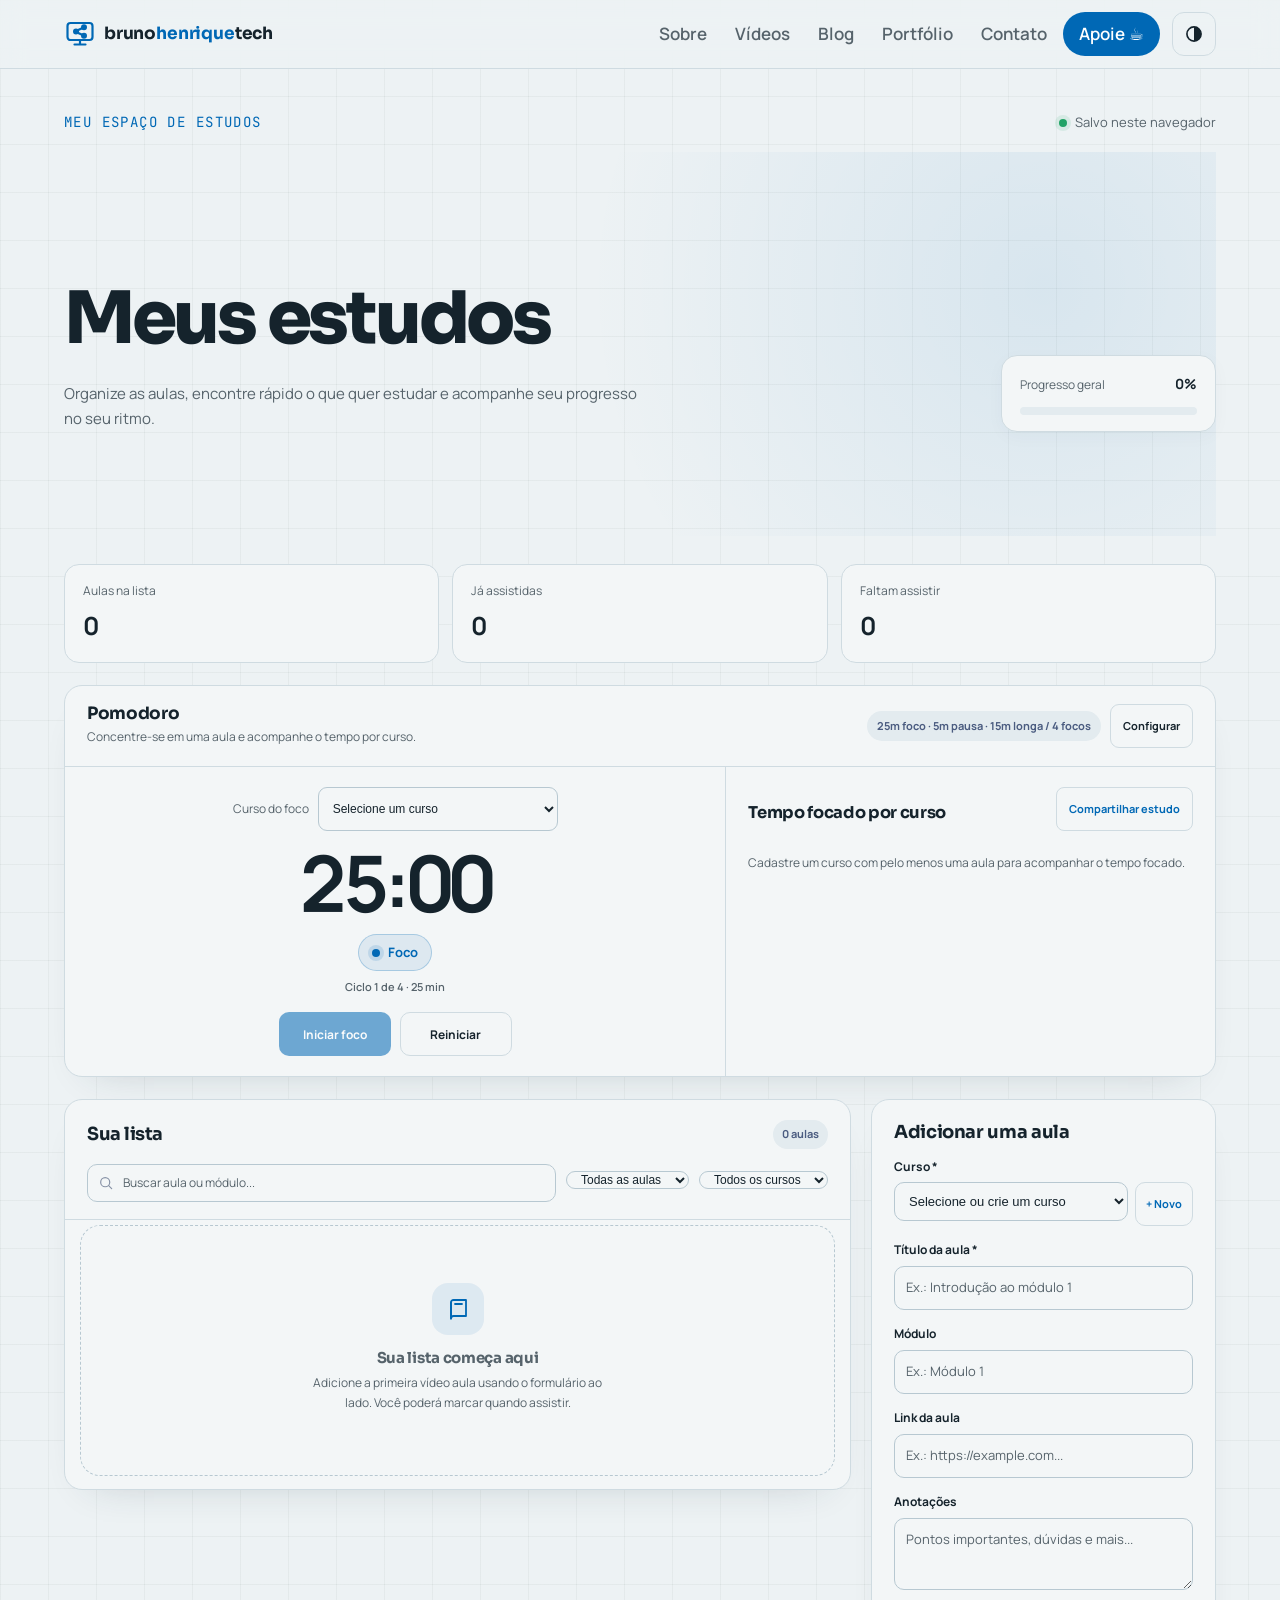
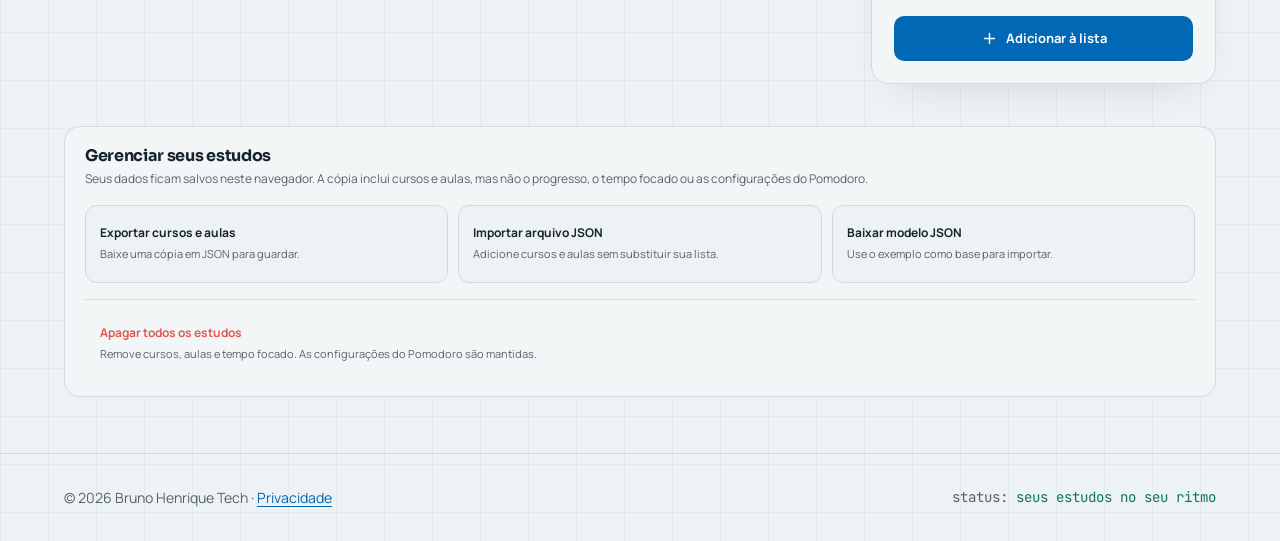
<file: estudos/index.html>
<!doctype html>
<html lang="pt-BR" data-theme="dark">
<head>
  <meta charset="utf-8">
  <meta name="viewport" content="width=device-width, initial-scale=1">
  <meta name="theme-color" content="#0b1119">
  <meta name="description" content="Organize seus cursos e vídeo aulas, acompanhe seu progresso e concentre-se com o Pomodoro.">
  <title>Meu espaço de estudos — Bruno Henrique Tech</title>
  <link rel="icon" href="../assets/img/favicon.svg" type="image/svg+xml">
  <link rel="stylesheet" href="../css/fonts.css">
  <link rel="stylesheet" href="../css/style.css">
  <link rel="stylesheet" href="assets/css/app.css?v=mobile-label-3-data-tools-1">
  <script src="../js/theme-init.js"></script>
  <script type="module" src="../js/main.js"></script>
</head>
<body>
  <a class="skip-link" href="#page-title">Pular para os estudos</a>
  <header class="site-header">
    <div class="container header-inner">
      <a class="brand" href="../index.html" aria-label="Bruno Henrique Tech — início">
        <svg viewBox="0 0 32 32" fill="none" stroke="currentColor" stroke-width="2.2" stroke-linecap="round" stroke-linejoin="round" aria-hidden="true"><rect x="3.5" y="5" width="25" height="17" rx="3"/><path d="M16 22v4.5M10.5 26.5h11M13.2 12.6l5.4-2.7M13.2 14.4l5.4 2.7"/><circle cx="20" cy="9.2" r="1.9" fill="currentColor"/><circle cx="12" cy="13.5" r="1.9" fill="currentColor"/><circle cx="20" cy="17.8" r="1.9" fill="currentColor"/></svg>
        <span>bruno<span class="brand-accent">henrique</span>tech</span>
      </a>
      <nav id="site-nav" class="site-nav" aria-label="Principal">
        <ul>
          <li><a href="../index.html#sobre">Sobre</a></li>
          <li><a href="../index.html#videos">Vídeos</a></li>
          <li><a href="../blog.html">Blog</a></li>
          <li><a href="../index.html#portfolio">Portfólio</a></li>
          <li><a href="../index.html#contato">Contato</a></li>
          <li><a class="nav-cta" href="../apoie.html">Apoie <span aria-hidden="true">☕</span></a></li>
        </ul>
      </nav>
      <button class="icon-btn theme-toggle" type="button" aria-label="Tema claro" aria-pressed="false">
        <svg viewBox="0 0 24 24" width="20" height="20" aria-hidden="true"><circle cx="12" cy="12" r="8.5" fill="none" stroke="currentColor" stroke-width="2"/><path d="M12 3.5a8.5 8.5 0 0 1 0 17z" fill="currentColor"/></svg>
      </button>
      <button class="icon-btn nav-toggle" type="button" aria-expanded="false" aria-controls="site-nav" aria-label="Abrir menu">
        <svg viewBox="0 0 24 24" width="22" height="22" fill="none" stroke="currentColor" stroke-width="2" stroke-linecap="round" aria-hidden="true"><path d="M4 7h16M4 12h16M4 17h10"/></svg>
      </button>
    </div>
  </header>
  <main class="shell" id="conteudo">
    <div class="study-context"><span class="kicker">meu espaço de estudos</span><span class="local-label">Salvo neste navegador</span></div>

    <section class="hero" aria-labelledby="page-title">
      <div>
        <h1 id="page-title">Meus estudos</h1>
        <p>Organize as aulas, encontre rápido o que quer estudar e acompanhe seu progresso no seu ritmo.</p>
      </div>
      <div class="progress-card" aria-label="Progresso geral">
        <div class="progress-top"><span>Progresso geral</span><strong id="progress-percent">0%</strong></div>
        <div class="progress-track" role="progressbar" aria-label="Aulas assistidas" aria-valuemin="0" aria-valuemax="100" aria-valuenow="0" id="progress-bar"><div class="progress-fill" id="progress-fill"></div></div>
      </div>
    </section>

    <section class="stats" aria-label="Resumo das aulas">
      <div class="stat"><div class="stat-label">Aulas na lista</div><div class="stat-value" id="total-count">0</div></div>
      <div class="stat"><div class="stat-label">Já assistidas</div><div class="stat-value" id="watched-count">0</div></div>
      <div class="stat"><div class="stat-label">Faltam assistir</div><div class="stat-value" id="remaining-count">0</div></div>
    </section>

    <section class="panel focus-panel" aria-labelledby="pomodoro-heading">
      <div class="focus-heading">
        <div><h2 id="pomodoro-heading">Pomodoro</h2><p>Concentre-se em uma aula e acompanhe o tempo por curso.</p></div>
        <div class="focus-header-actions">
          <span class="pomodoro-badge" id="pomodoro-badge">25m foco · 5m pausa · 15m longa / 4 focos</span>
          <button class="settings-toggle" id="settings-toggle" type="button" aria-expanded="false" aria-controls="pomodoro-settings">Configurar</button>
        </div>
      </div>
      <form class="settings-panel" id="pomodoro-settings" hidden>
        <div class="settings-fields">
          <label class="setting-field" for="focus-minutes">Foco (minutos)<input id="focus-minutes" name="focusMinutes" type="number" min="1" max="180" step="1" required></label>
          <label class="setting-field" for="short-break-minutes">Pausa curta (minutos)<input id="short-break-minutes" name="shortBreakMinutes" type="number" min="1" max="60" step="1" required></label>
          <label class="setting-field" for="long-break-minutes">Pausa longa (minutos)<input id="long-break-minutes" name="longBreakMinutes" type="number" min="1" max="120" step="1" required></label>
          <label class="setting-field" for="cycles-before-long">Focos antes da pausa longa<input id="cycles-before-long" name="cyclesBeforeLong" type="number" min="1" max="12" step="1" required></label>
          <label class="setting-toggle" for="auto-advance"><input id="auto-advance" name="autoAdvance" type="checkbox"> Iniciar pausas automaticamente</label>
        </div>
        <div class="settings-footer">
          <div class="settings-actions"><button class="settings-cancel" id="settings-cancel" type="button">Cancelar</button><button class="settings-save" type="submit">Salvar tempos</button></div>
        </div>
      </form>
      <div class="focus-content">
        <div class="timer-area">
          <label class="timer-course" for="timer-course">Curso do foco
            <select id="timer-course"><option value="">Selecione um curso</option></select>
          </label>
          <div class="timer-display" id="timer-display" role="timer" aria-label="Tempo restante">25:00</div>
          <div class="timer-phase" id="timer-phase" data-mode="focus" aria-live="polite">
            <span class="timer-phase-title" id="timer-phase-title">Foco</span>
            <span class="timer-phase-detail" id="timer-phase-detail">Ciclo 1 de 4 · 25 min</span>
          </div>
          <div class="timer-controls">
            <button class="timer-start" id="timer-start" type="button" disabled>Iniciar foco</button>
            <button class="timer-reset" id="timer-reset" type="button">Reiniciar</button>
          </div>
        </div>
        <div class="focus-totals">
          <div class="focus-totals-heading"><h3>Tempo focado por curso</h3><button id="share-course-button" class="share-course-button" type="button">Compartilhar estudo</button></div>
          <p></p>
          <div class="focus-course-list" id="focus-course-list" aria-live="polite"></div>
        </div>
      </div>
    </section>

    <div class="workspace">
      <section class="panel form-panel" aria-labelledby="form-heading">
        <h2 class="panel-heading" id="form-heading">Adicionar uma aula</h2>
        <form id="video-form">
          <label class="field"><span for="course">Curso *</span><div class="course-choice-row"><select id="course" name="courseId" required><option value="">Selecione ou crie um curso</option></select><button class="new-course-button" id="new-course-button" type="button">+ Novo</button></div></label>
          <label class="field"><span for="title">Título da aula *</span><input id="title" name="title" required maxlength="180" placeholder="Ex.: Introdução ao módulo 1"></label>
          <label class="field"><span for="module">Módulo</span><input id="module" name="module" maxlength="80" placeholder="Ex.: Módulo 1"></label>
          <label class="field"><span for="url">Link da aula</span><input id="url" name="url" type="url" maxlength="500" placeholder="Ex.: https://example.com..."></label>
          <label class="field"><span for="notes">Anotações</span><textarea id="notes" name="notes" maxlength="1000" placeholder="Pontos importantes, dúvidas e mais..."></textarea></label>
          <button class="primary-button" type="submit"><svg viewBox="0 0 24 24" fill="none" aria-hidden="true"><path d="M12 5v14M5 12h14" stroke="currentColor" stroke-width="2" stroke-linecap="round"/></svg><span id="submit-label">Adicionar à lista</span></button>
        </form>
      </section>

      <section class="panel list-panel" aria-labelledby="list-heading">
        <div class="list-header">
          <div class="list-title-row"><h2 id="list-heading">Sua lista</h2><span class="count-pill" id="visible-count">0 aulas</span></div>
          <div class="toolbar">
            <label class="search-wrap"><span class="sr-only">Buscar aulas</span><svg viewBox="0 0 24 24" fill="none" aria-hidden="true"><circle cx="10.8" cy="10.8" r="6.8" stroke="currentColor" stroke-width="1.8"/><path d="m16 16 4.5 4.5" stroke="currentColor" stroke-width="1.8" stroke-linecap="round"/></svg><input class="search-input" id="search" type="search" placeholder="Buscar aula ou módulo..."></label>
            <label><span class="sr-only">Filtrar por andamento</span><select class="filter-select" id="filter"><option value="all">Todas as aulas</option><option value="remaining">Faltam assistir</option><option value="watched">Já assistidas</option></select></label>
            <label><span class="sr-only">Filtrar por curso</span><select class="filter-select" id="course-filter"><option value="all">Todos os cursos</option></select></label>
          </div>
        </div>
        <div class="video-list" id="video-list" aria-live="polite"></div>
      </section>
    </div>

    <footer class="data-tools" aria-labelledby="data-tools-heading">
      <div class="data-tools-heading">
        <h2 id="data-tools-heading">Gerenciar seus estudos</h2>
        <p class="data-note">Seus dados ficam salvos neste navegador. A cópia inclui cursos e aulas, mas não o progresso, o tempo focado ou as configurações do Pomodoro.</p>
      </div>
      <div class="tool-actions" aria-label="Cópia e importação de estudos">
        <button class="text-button" id="export-button" type="button">
          <span class="text-button-label">Exportar cursos e aulas</span>
          <span class="text-button-help">Baixe uma cópia em JSON para guardar.</span>
        </button>
        <button class="text-button" id="import-button" type="button">
          <span class="text-button-label">Importar arquivo JSON</span>
          <span class="text-button-help">Adicione cursos e aulas sem substituir sua lista.</span>
        </button>
        <button class="text-button" id="template-button" type="button">
          <span class="text-button-label">Baixar modelo JSON</span>
          <span class="text-button-help">Use o exemplo como base para importar.</span>
        </button>
      </div>
      <div class="data-tools-danger">
        <button class="text-button danger" id="clear-button" type="button">
          <span class="text-button-label">Apagar todos os estudos</span>
          <span class="text-button-help">Remove cursos, aulas e tempo focado. As configurações do Pomodoro são mantidas.</span>
        </button>
      </div>
      <input class="sr-only" id="import-file" type="file" accept="application/json,.json">
    </footer>
  </main>
  <footer class="site-footer">
    <div class="container footer-inner">
      <p>© <span data-year>2026</span> Bruno Henrique Tech · <a href="../privacidade.html">Privacidade</a></p>
      <p class="mono">status: <span class="ok-text">seus estudos no seu ritmo</span></p>
    </div>
  </footer>
  <div class="toast" id="toast" role="status" aria-live="polite"></div>
  <dialog class="share-dialog" id="share-dialog" aria-labelledby="share-dialog-title">
    <div class="share-dialog-content">
      <div class="share-dialog-header"><h2 id="share-dialog-title">Cartão do curso</h2><button class="icon-button" id="share-dialog-x" type="button" aria-label="Fechar prévia">✕</button></div>
      <p class="share-dialog-caption" id="share-dialog-caption">Compartilhe seu progresso nas redes e inspire alguém a começar também.</p>
      <label class="share-format-row" for="share-format">Formato da imagem<select id="share-format"><option value="square">Quadrado · 1:1</option><option value="story">Story · 9:16</option></select></label>
      <img class="share-preview" id="share-preview" alt="Prévia do cartão de progresso do curso">
      <div class="share-dialog-actions"><button class="share-close" id="share-dialog-close" type="button">Fechar</button><button class="share-download" id="share-download" type="button">Baixar PNG</button><button class="share-native" id="share-native" type="button" hidden>Compartilhar imagem</button></div>
    </div>
  </dialog>

  <script src="js/state.js" defer></script>
  <script src="js/courses.js" defer></script>
  <script src="js/persistence.js" defer></script>
  <script src="js/utilities.js" defer></script>
  <script src="js/sharing.js" defer></script>
  <script src="js/pomodoro.js" defer></script>
  <script src="js/ui.js?v=course-collapse-2" defer></script>
  <script src="js/backup.js" defer></script>
  <script src="js/theme-sync.js" defer></script>
  <script src="js/app.js" defer></script>
</body>
</html>
</file>
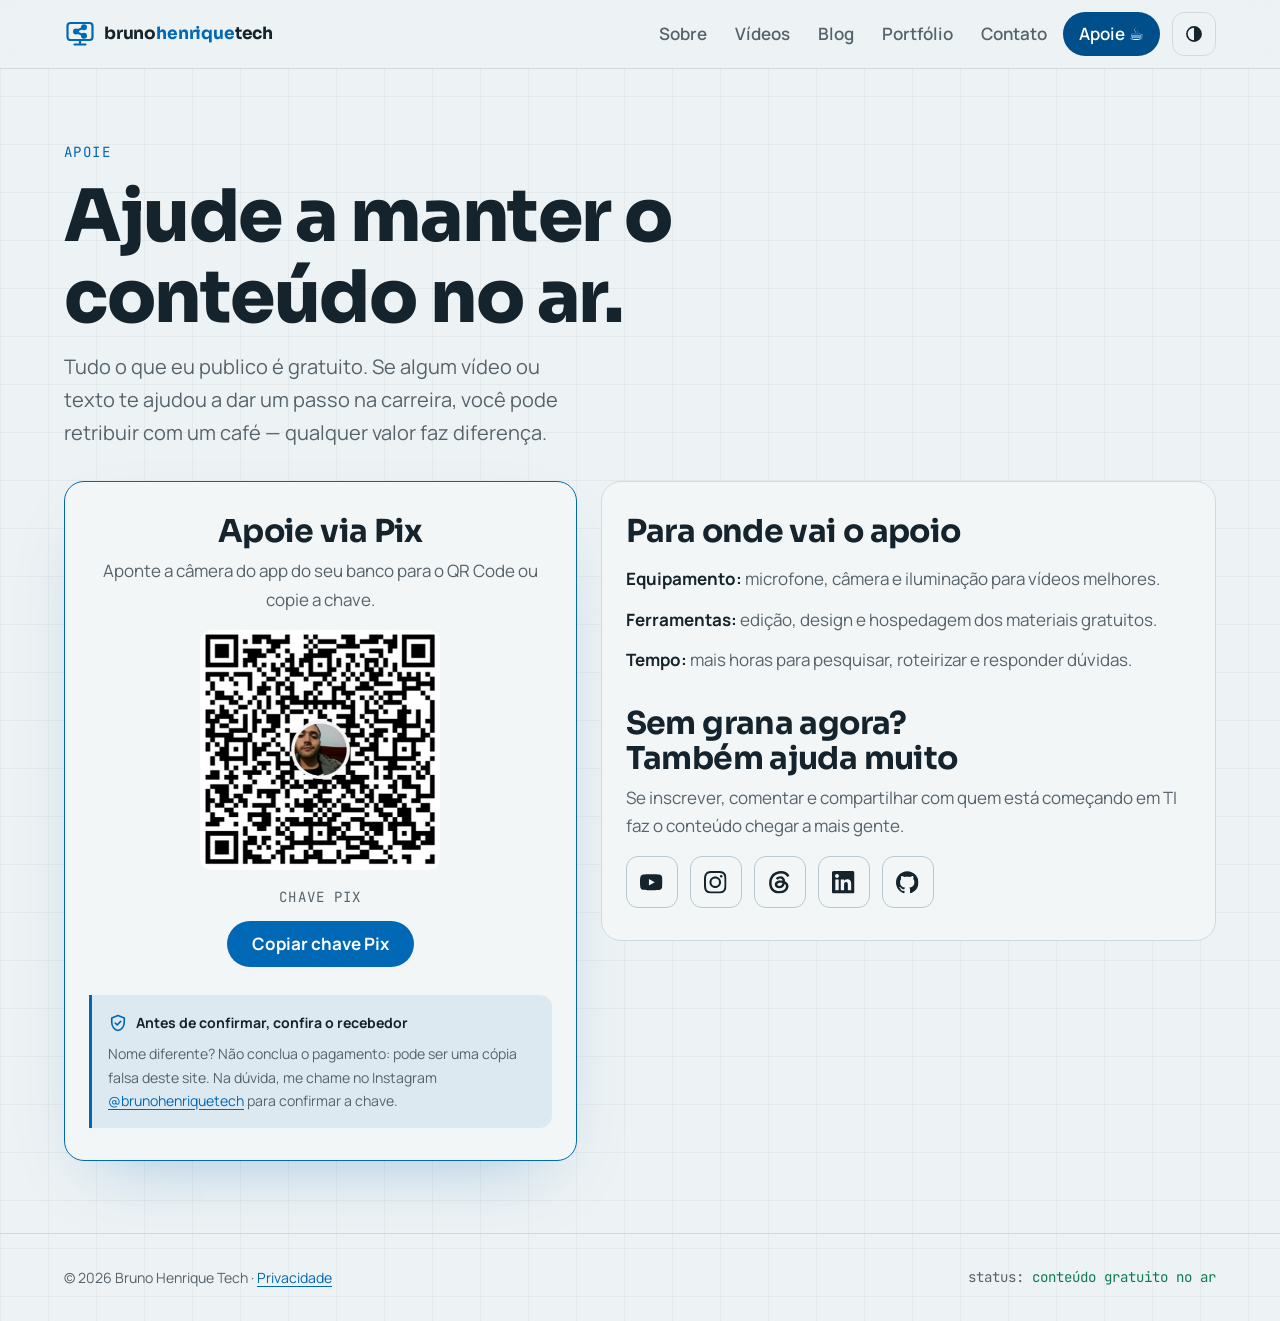
<file: apoie.html>
<!doctype html>
<html lang="pt-BR" data-theme="dark">
<head>
  <meta charset="utf-8">
  <meta name="viewport" content="width=device-width, initial-scale=1">
  <meta name="referrer" content="strict-origin-when-cross-origin">
  <title>Apoie — Bruno Henrique Tech</title>
  <meta name="description" content="Apoie o Bruno Henrique Tech via Pix e ajude a manter conteúdo gratuito sobre carreira em TI.">
  <meta name="theme-color" content="#0b1119">
  <meta property="og:type" content="website">
  <meta property="og:locale" content="pt_BR">
  <meta property="og:title" content="Apoie o Bruno Henrique Tech">
  <meta property="og:description" content="Ajude a manter conteúdo gratuito sobre carreira em TI.">
  <meta property="og:image" content="assets/img/avatar.jpg">
  <link rel="icon" href="assets/img/favicon.svg" type="image/svg+xml">
  <link rel="stylesheet" href="css/fonts.css">
  <link rel="stylesheet" href="css/style.css">
  <script src="js/theme-init.js"></script>
  <script type="module" src="js/main.js"></script>
</head>
<body>
  <a class="skip-link" href="#conteudo">Pular para o conteúdo</a>

  <header class="site-header">
    <div class="container header-inner">
      <a class="brand" href="index.html" aria-label="Bruno Henrique Tech — início">
        <svg viewBox="0 0 32 32" fill="none" stroke="currentColor" stroke-width="2.2" stroke-linecap="round" stroke-linejoin="round" aria-hidden="true"><rect x="3.5" y="5" width="25" height="17" rx="3"/><path d="M16 22v4.5M10.5 26.5h11M13.2 12.6l5.4-2.7M13.2 14.4l5.4 2.7"/><circle cx="20" cy="9.2" r="1.9" fill="currentColor"/><circle cx="12" cy="13.5" r="1.9" fill="currentColor"/><circle cx="20" cy="17.8" r="1.9" fill="currentColor"/></svg>
        <span>bruno<span class="brand-accent">henrique</span>tech</span>
      </a>
      <nav id="site-nav" class="site-nav" aria-label="Principal">
        <ul>
          <li><a href="index.html#sobre">Sobre</a></li>
          <li><a href="index.html#videos">Vídeos</a></li>
          <li><a href="blog.html">Blog</a></li>
          <li><a href="index.html#portfolio">Portfólio</a></li>
          <li><a href="index.html#contato">Contato</a></li>
          <li><a class="nav-cta" href="apoie.html" aria-current="page">Apoie <span aria-hidden="true">☕</span></a></li>
        </ul>
      </nav>
      <button class="icon-btn theme-toggle" type="button" aria-label="Tema claro" aria-pressed="false">
        <svg viewBox="0 0 24 24" width="20" height="20" aria-hidden="true"><circle cx="12" cy="12" r="8.5" fill="none" stroke="currentColor" stroke-width="2"/><path d="M12 3.5a8.5 8.5 0 0 1 0 17z" fill="currentColor"/></svg>
      </button>
      <button class="icon-btn nav-toggle" type="button" aria-expanded="false" aria-controls="site-nav" aria-label="Abrir menu">
        <svg viewBox="0 0 24 24" width="22" height="22" fill="none" stroke="currentColor" stroke-width="2" stroke-linecap="round" aria-hidden="true"><path d="M4 7h16M4 12h16M4 17h10"/></svg>
      </button>
    </div>
  </header>

  <main id="conteudo" class="container">
    <header class="page-hero">
      <p class="kicker">apoie</p>
      <h1>Ajude a manter o conteúdo no ar.</h1>
      <p class="lead">Tudo o que eu publico é gratuito. Se algum vídeo ou texto te ajudou a dar um passo na carreira, você pode retribuir com um café — qualquer valor faz diferença.</p>
    </header>

    <div class="support-grid">
      <section class="support-card support-card--pix" aria-labelledby="pix-title">
        <h2 id="pix-title">Apoie via Pix</h2>
        <p class="section-intro">Aponte a câmera do app do seu banco para o QR Code ou copie a chave.</p>

        <img class="pix-qr" src="assets/img/pix-qrcode.jpg" width="432" height="432" alt="QR Code para apoiar via Pix">

        <div class="pix-key">
          <p class="pix-key-label">Chave Pix</p>
          <!-- <code id="pix-key">[SUA CHAVE PIX]</code> -->
          <button class="btn btn-primary" type="button" data-copy="00020126580014br.gov.bcb.pix0136e941c2c3-74e6-4d9d-9838-3dc6aa4731d95204000053039865802BR5925BRUNO HENRIQUE CAVALCANTE6009Sao Paulo62290525REC6AE912E57DA05703586326630447CF" data-copy-label="Chave Pix copiada!" aria-describedby="pix-copy-status">Copiar chave Pix</button>
          <span id="pix-copy-status" class="copy-status" role="status"></span>
        </div>

        <div class="pix-check" role="note" aria-labelledby="pix-check-title">
          <p id="pix-check-title" class="pix-check-title">
            <svg viewBox="0 0 24 24" width="20" height="20" fill="none" stroke="currentColor" stroke-width="2" stroke-linecap="round" stroke-linejoin="round" aria-hidden="true"><path d="M12 3 4.5 6v5.5c0 4.6 3.2 8.4 7.5 9.5 4.3-1.1 7.5-4.9 7.5-9.5V6L12 3Z"/><path d="m8.8 12.2 2.2 2.2 4.2-4.4"/></svg>
            Antes de confirmar, confira o recebedor
          </p>
          <p class="pix-check-note">Nome diferente? Não conclua o pagamento: pode ser uma cópia falsa deste site. Na dúvida, me chame no Instagram <a href="https://instagram.com/brunohenriquetech" target="_blank" rel="noopener">@brunohenriquetech</a> para confirmar a chave.</p>
        </div>
      </section>

      <section class="support-card" aria-labelledby="destino-title">
        <h2 id="destino-title">Para onde vai o apoio</h2>
        <ul class="support-list">
          <li><strong>Equipamento:</strong> microfone, câmera e iluminação para vídeos melhores.</li>
          <li><strong>Ferramentas:</strong> edição, design e hospedagem dos materiais gratuitos.</li>
          <li><strong>Tempo:</strong> mais horas para pesquisar, roteirizar e responder dúvidas.</li>
        </ul>

        <h2 id="gratis-title">Sem grana agora? Também ajuda muito</h2>
        <p class="section-intro">Se inscrever, comentar e compartilhar com quem está começando em TI faz o conteúdo chegar a mais gente.</p>
        <ul class="social-links" aria-labelledby="gratis-title">
          <li><a class="social-link social-link--youtube" href="https://youtube.com/@obrunohenriquetech?sub_confirmation=1" target="_blank" rel="noopener" aria-label="Inscrever-se no YouTube" data-label="YouTube"><svg aria-hidden="true"><use href="assets/img/icons.svg#icon-youtube"/></svg></a></li>
          <li><a class="social-link social-link--instagram" href="https://instagram.com/brunohenriquetech" target="_blank" rel="noopener" aria-label="Instagram: @brunohenriquetech" data-label="Instagram"><svg aria-hidden="true"><use href="assets/img/icons.svg#icon-instagram"/></svg></a></li>
          <li><a class="social-link social-link--threads" href="https://threads.com/@brunohenriquetech" target="_blank" rel="noopener" aria-label="Threads: @brunohenriquetech" data-label="Threads"><svg aria-hidden="true"><use href="assets/img/icons.svg#icon-threads"/></svg></a></li>
          <li><a class="social-link social-link--linkedin" href="https://linkedin.com/in/bruno-henrique-cavalcante" target="_blank" rel="noopener" aria-label="LinkedIn: Bruno Henrique Cavalcante" data-label="LinkedIn"><svg aria-hidden="true"><use href="assets/img/icons.svg#icon-linkedin"/></svg></a></li>
          <li><a class="social-link social-link--github" href="https://github.com/brunohcs" target="_blank" rel="noopener" aria-label="GitHub: @brunohcs" data-label="GitHub"><svg aria-hidden="true"><use href="assets/img/icons.svg#icon-github"/></svg></a></li>
        </ul>
      </section>
    </div>
  </main>

  <footer class="site-footer">
    <div class="container footer-inner">
      <p>© <span data-year>2026</span> Bruno Henrique Tech · <a href="privacidade.html">Privacidade</a></p>
      <p class="mono">status: <span class="ok-text">conteúdo gratuito no ar</span></p>
    </div>
  </footer>
</body>
</html>
</file>
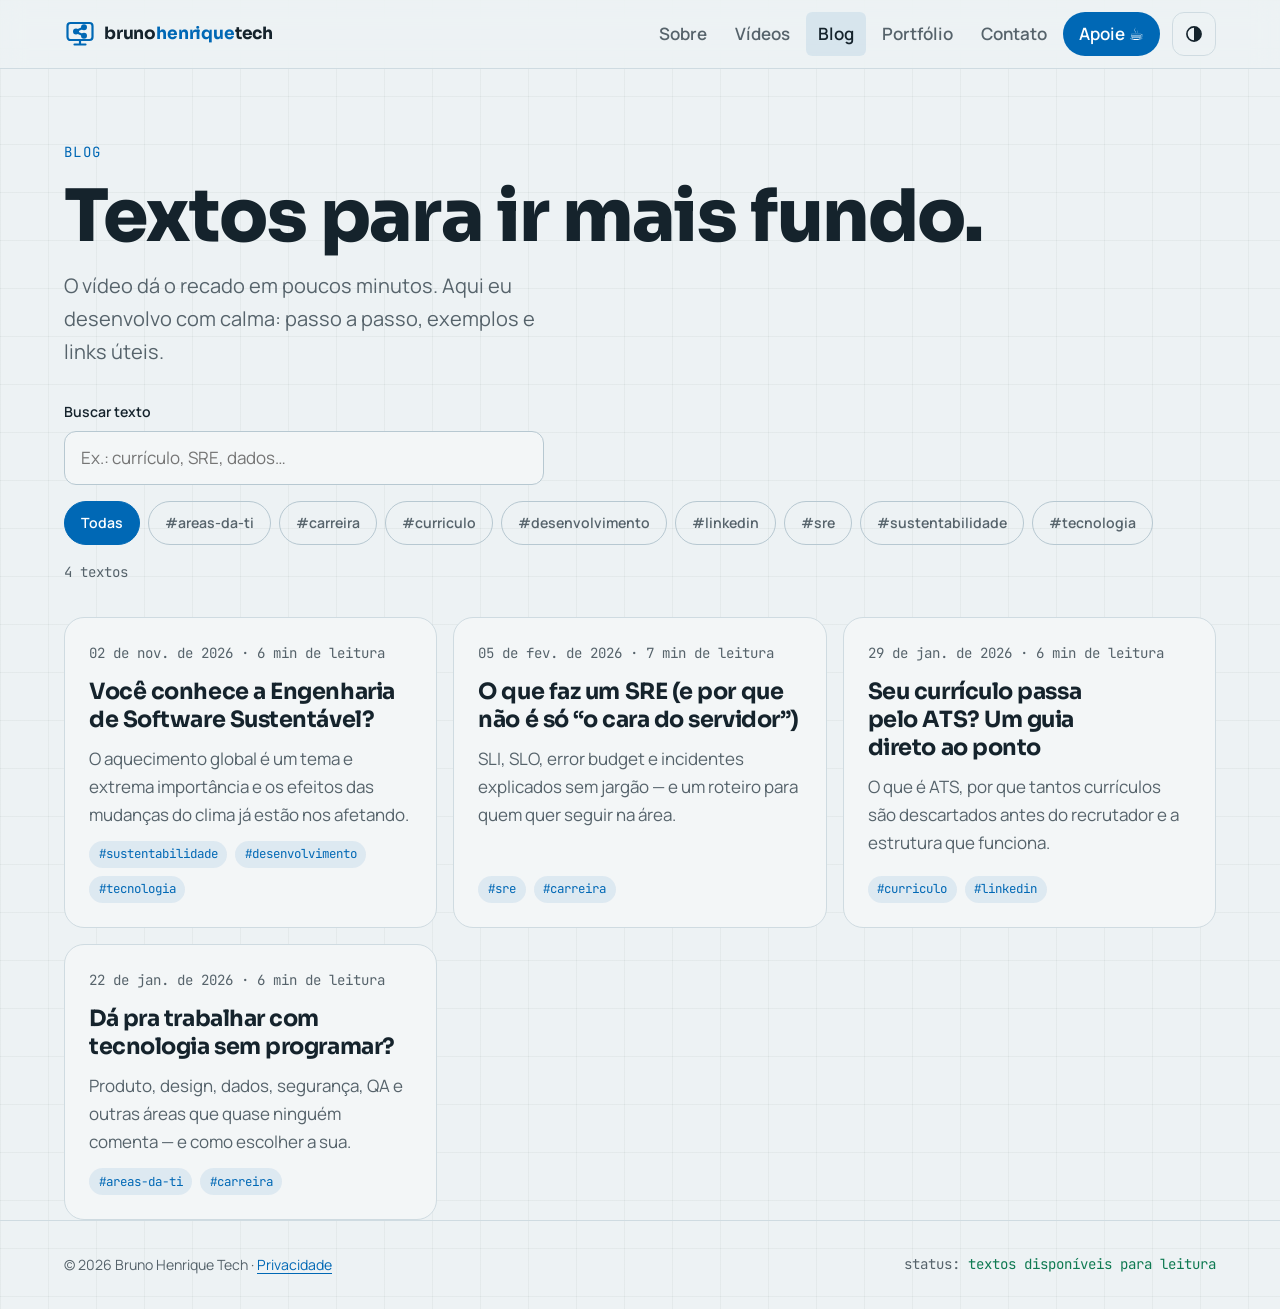
<file: blog.html>
<!doctype html>
<html lang="pt-BR" data-theme="dark">
<head>
  <meta charset="utf-8">
  <meta name="viewport" content="width=device-width, initial-scale=1">
  <meta name="referrer" content="strict-origin-when-cross-origin">
  <title>Blog — Bruno Henrique Tech</title>
  <meta name="description" content="Textos sobre carreira em TI, currículo, LinkedIn, áreas da tecnologia e bastidores de SRE.">
  <meta name="theme-color" content="#0b1119">
  <meta property="og:type" content="website">
  <meta property="og:locale" content="pt_BR">
  <meta property="og:title" content="Blog — Bruno Henrique Tech">
  <meta property="og:description" content="Textos para ir mais fundo nos assuntos dos vídeos.">
  <meta property="og:image" content="assets/img/avatar.jpg">
  <link rel="icon" href="assets/img/favicon.svg" type="image/svg+xml">
  <link rel="stylesheet" href="css/fonts.css">
  <link rel="stylesheet" href="css/style.css">
  <script src="js/theme-init.js"></script>
  <script type="module" src="js/main.js"></script>
  <script type="module" src="js/blog.js"></script>
</head>
<body>
  <a class="skip-link" href="#conteudo">Pular para o conteúdo</a>

  <header class="site-header">
    <div class="container header-inner">
      <a class="brand" href="index.html" aria-label="Bruno Henrique Tech — início">
        <svg viewBox="0 0 32 32" fill="none" stroke="currentColor" stroke-width="2.2" stroke-linecap="round" stroke-linejoin="round" aria-hidden="true"><rect x="3.5" y="5" width="25" height="17" rx="3"/><path d="M16 22v4.5M10.5 26.5h11M13.2 12.6l5.4-2.7M13.2 14.4l5.4 2.7"/><circle cx="20" cy="9.2" r="1.9" fill="currentColor"/><circle cx="12" cy="13.5" r="1.9" fill="currentColor"/><circle cx="20" cy="17.8" r="1.9" fill="currentColor"/></svg>
        <span>bruno<span class="brand-accent">henrique</span>tech</span>
      </a>
      <nav id="site-nav" class="site-nav" aria-label="Principal">
        <ul>
          <li><a href="index.html#sobre">Sobre</a></li>
          <li><a href="index.html#videos">Vídeos</a></li>
          <li><a href="blog.html" aria-current="page">Blog</a></li>
          <li><a href="index.html#portfolio">Portfólio</a></li>
          <li><a href="index.html#contato">Contato</a></li>
          <li><a class="nav-cta" href="apoie.html">Apoie <span aria-hidden="true">☕</span></a></li>
        </ul>
      </nav>
      <button class="icon-btn theme-toggle" type="button" aria-label="Tema claro" aria-pressed="false">
        <svg viewBox="0 0 24 24" width="20" height="20" aria-hidden="true"><circle cx="12" cy="12" r="8.5" fill="none" stroke="currentColor" stroke-width="2"/><path d="M12 3.5a8.5 8.5 0 0 1 0 17z" fill="currentColor"/></svg>
      </button>
      <button class="icon-btn nav-toggle" type="button" aria-expanded="false" aria-controls="site-nav" aria-label="Abrir menu">
        <svg viewBox="0 0 24 24" width="22" height="22" fill="none" stroke="currentColor" stroke-width="2" stroke-linecap="round" aria-hidden="true"><path d="M4 7h16M4 12h16M4 17h10"/></svg>
      </button>
    </div>
  </header>

  <main id="conteudo" class="container">
    <header class="page-hero">
      <p class="kicker">blog</p>
      <h1>Textos para ir mais fundo.</h1>
      <p class="lead">O vídeo dá o recado em poucos minutos. Aqui eu desenvolvo com calma: passo a passo, exemplos e links úteis.</p>
    </header>

    <section class="blog-tools" aria-label="Filtros do blog">
      <div class="search-field">
        <label for="post-search">Buscar texto</label>
        <input id="post-search" type="search" placeholder="Ex.: currículo, SRE, dados…" autocomplete="off">
      </div>
      <div id="tag-filter" class="chip-group" role="group" aria-label="Filtrar por tema"></div>
      <p id="results-count" class="results-count" role="status" aria-live="polite"></p>
    </section>

    <ul id="post-list" class="post-grid blog-list" aria-label="Lista de textos"></ul>
  </main>

  <footer class="site-footer">
    <div class="container footer-inner">
      <p>© <span data-year>2026</span> Bruno Henrique Tech · <a href="privacidade.html">Privacidade</a></p>
      <p class="mono">status: <span class="ok-text">textos disponíveis para leitura</span></p>
    </div>
  </footer>

  <template id="tpl-post">
    <li class="post-card">
      <p class="post-meta"><time></time> · <span class="post-reading"></span></p>
      <h2 class="post-card-title"><a class="card-link"></a></h2>
      <p class="post-excerpt"></p>
      <ul class="tag-list" aria-label="Tags"></ul>
    </li>
  </template>
</body>
</html>
</file>
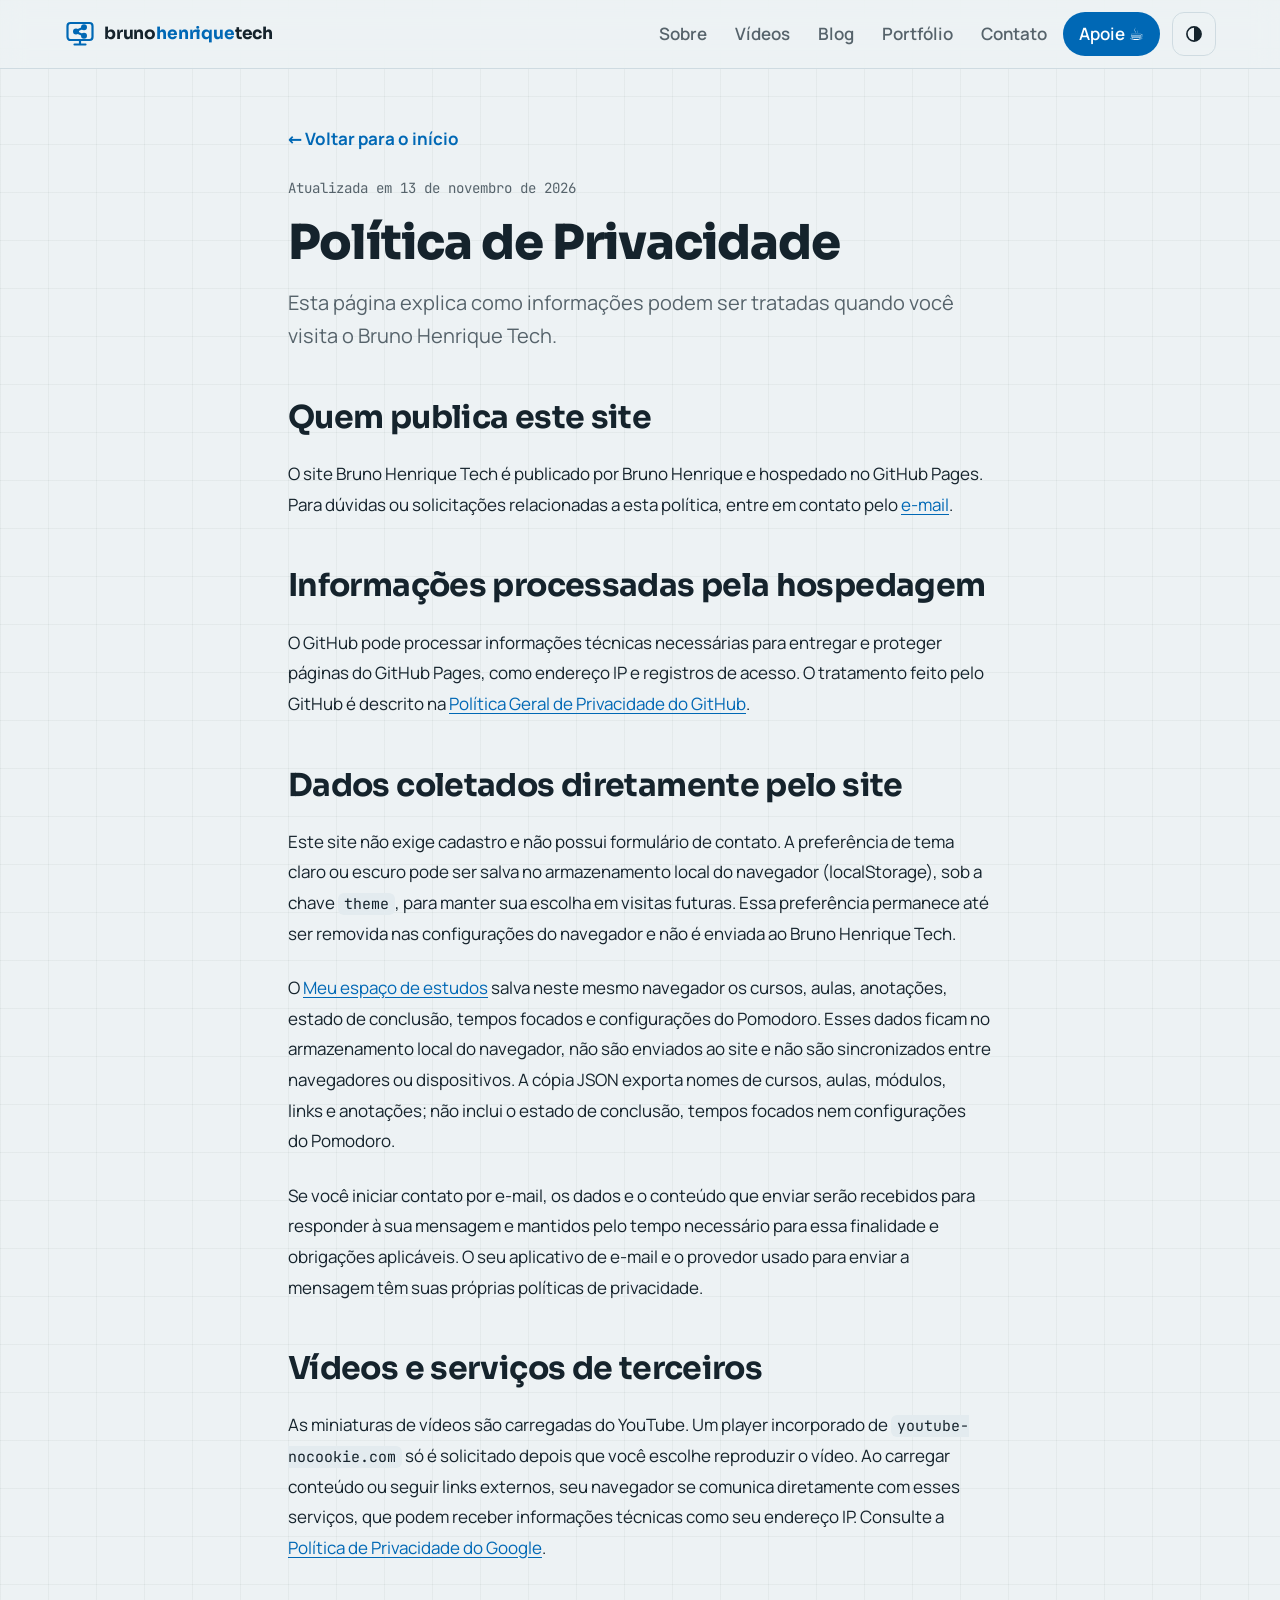
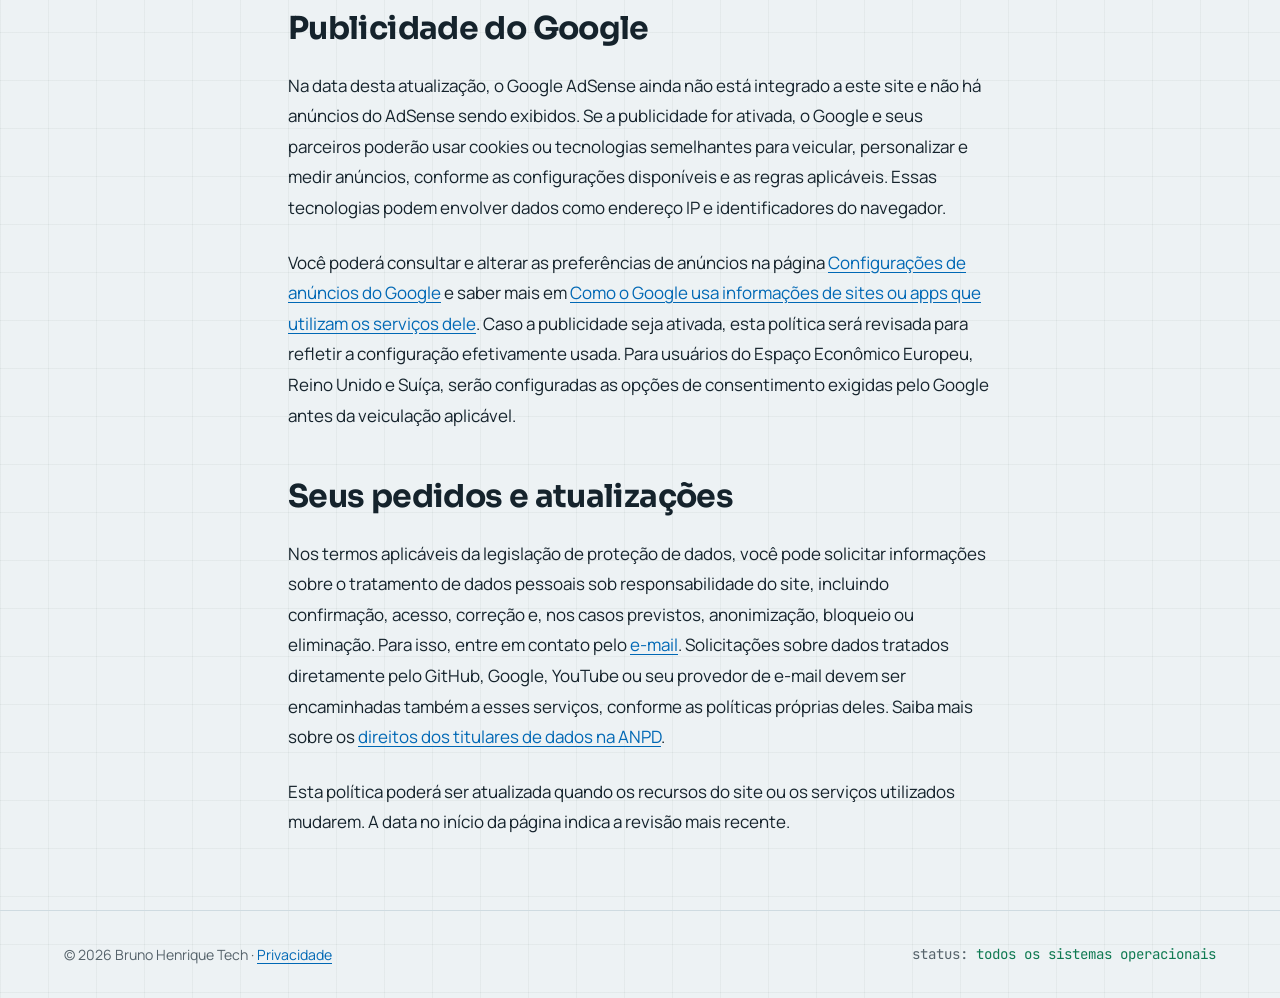
<file: privacidade.html>
<!doctype html>
<html lang="pt-BR" data-theme="dark">
<head>
  <meta charset="utf-8">
  <meta name="viewport" content="width=device-width, initial-scale=1">
  <meta name="referrer" content="strict-origin-when-cross-origin">
  <title>Política de Privacidade — Bruno Henrique Tech</title>
  <meta name="description" content="Saiba quais informações podem ser processadas ao visitar o site Bruno Henrique Tech e como funcionam os serviços de terceiros e os anúncios.">
  <meta name="theme-color" content="#0b1119">
  <link rel="icon" href="assets/img/favicon.svg" type="image/svg+xml">
  <link rel="stylesheet" href="css/fonts.css">
  <link rel="stylesheet" href="css/style.css">
  <script src="js/theme-init.js"></script>
  <script type="module" src="js/main.js"></script>
</head>
<body>
  <a class="skip-link" href="#conteudo">Pular para o conteúdo</a>

  <header class="site-header">
    <div class="container header-inner">
      <a class="brand" href="index.html" aria-label="Bruno Henrique Tech — início">
        <svg viewBox="0 0 32 32" fill="none" stroke="currentColor" stroke-width="2.2" stroke-linecap="round" stroke-linejoin="round" aria-hidden="true"><rect x="3.5" y="5" width="25" height="17" rx="3"/><path d="M16 22v4.5M10.5 26.5h11M13.2 12.6l5.4-2.7M13.2 14.4l5.4 2.7"/><circle cx="20" cy="9.2" r="1.9" fill="currentColor"/><circle cx="12" cy="13.5" r="1.9" fill="currentColor"/><circle cx="20" cy="17.8" r="1.9" fill="currentColor"/></svg>
        <span>bruno<span class="brand-accent">henrique</span>tech</span>
      </a>
      <nav id="site-nav" class="site-nav" aria-label="Principal">
        <ul>
          <li><a href="index.html#sobre">Sobre</a></li>
          <li><a href="index.html#videos">Vídeos</a></li>
          <li><a href="blog.html">Blog</a></li>
          <li><a href="index.html#portfolio">Portfólio</a></li>
          <li><a href="index.html#contato">Contato</a></li>
          <li><a class="nav-cta" href="apoie.html">Apoie <span aria-hidden="true">☕</span></a></li>
        </ul>
      </nav>
      <button class="icon-btn theme-toggle" type="button" aria-label="Tema claro" aria-pressed="false">
        <svg viewBox="0 0 24 24" width="20" height="20" aria-hidden="true"><circle cx="12" cy="12" r="8.5" fill="none" stroke="currentColor" stroke-width="2"/><path d="M12 3.5a8.5 8.5 0 0 1 0 17z" fill="currentColor"/></svg>
      </button>
      <button class="icon-btn nav-toggle" type="button" aria-expanded="false" aria-controls="site-nav" aria-label="Abrir menu">
        <svg viewBox="0 0 24 24" width="22" height="22" fill="none" stroke="currentColor" stroke-width="2" stroke-linecap="round" aria-hidden="true"><path d="M4 7h16M4 12h16M4 17h10"/></svg>
      </button>
    </div>
  </header>

  <main id="conteudo">
    <article class="post container">
      <header class="post-header">
        <a class="link-arrow" href="index.html">← Voltar para o início</a>
        <p class="post-meta">Atualizada em 13 de novembro de 2026</p>
        <h1>Política de Privacidade</h1>
        <p class="lead">Esta página explica como informações podem ser tratadas quando você visita o Bruno Henrique Tech.</p>
      </header>

      <div class="prose">
        <h2>Quem publica este site</h2>
        <p>O site Bruno Henrique Tech é publicado por Bruno Henrique e hospedado no GitHub Pages. Para dúvidas ou solicitações relacionadas a esta política, entre em contato pelo <a href="mailto:obrunohenriquetech@gmail.com">e-mail</a>.</p>

        <h2>Informações processadas pela hospedagem</h2>
        <p>O GitHub pode processar informações técnicas necessárias para entregar e proteger páginas do GitHub Pages, como endereço IP e registros de acesso. O tratamento feito pelo GitHub é descrito na <a href="https://docs.github.com/en/site-policy/privacy-policies/github-general-privacy-statement" target="_blank" rel="noopener">Política Geral de Privacidade do GitHub</a>.</p>

        <h2>Dados coletados diretamente pelo site</h2>
        <p>Este site não exige cadastro e não possui formulário de contato. A preferência de tema claro ou escuro pode ser salva no armazenamento local do navegador (localStorage), sob a chave <code>theme</code>, para manter sua escolha em visitas futuras. Essa preferência permanece até ser removida nas configurações do navegador e não é enviada ao Bruno Henrique Tech.</p>
        <p>O <a href="estudos/">Meu espaço de estudos</a> salva neste mesmo navegador os cursos, aulas, anotações, estado de conclusão, tempos focados e configurações do Pomodoro. Esses dados ficam no armazenamento local do navegador, não são enviados ao site e não são sincronizados entre navegadores ou dispositivos. A cópia JSON exporta nomes de cursos, aulas, módulos, links e anotações; não inclui o estado de conclusão, tempos focados nem configurações do Pomodoro.</p>
        <p>Se você iniciar contato por e-mail, os dados e o conteúdo que enviar serão recebidos para responder à sua mensagem e mantidos pelo tempo necessário para essa finalidade e obrigações aplicáveis. O seu aplicativo de e-mail e o provedor usado para enviar a mensagem têm suas próprias políticas de privacidade.</p>

        <h2>Vídeos e serviços de terceiros</h2>
        <p>As miniaturas de vídeos são carregadas do YouTube. Um player incorporado de <code>youtube-nocookie.com</code> só é solicitado depois que você escolhe reproduzir o vídeo. Ao carregar conteúdo ou seguir links externos, seu navegador se comunica diretamente com esses serviços, que podem receber informações técnicas como seu endereço IP. Consulte a <a href="https://policies.google.com/privacy" target="_blank" rel="noopener">Política de Privacidade do Google</a>.</p>

        <h2>Publicidade do Google</h2>
        <p>Na data desta atualização, o Google AdSense ainda não está integrado a este site e não há anúncios do AdSense sendo exibidos. Se a publicidade for ativada, o Google e seus parceiros poderão usar cookies ou tecnologias semelhantes para veicular, personalizar e medir anúncios, conforme as configurações disponíveis e as regras aplicáveis. Essas tecnologias podem envolver dados como endereço IP e identificadores do navegador.</p>
        <p>Você poderá consultar e alterar as preferências de anúncios na página <a href="https://adssettings.google.com/" target="_blank" rel="noopener">Configurações de anúncios do Google</a> e saber mais em <a href="https://policies.google.com/technologies/partner-sites" target="_blank" rel="noopener">Como o Google usa informações de sites ou apps que utilizam os serviços dele</a>. Caso a publicidade seja ativada, esta política será revisada para refletir a configuração efetivamente usada. Para usuários do Espaço Econômico Europeu, Reino Unido e Suíça, serão configuradas as opções de consentimento exigidas pelo Google antes da veiculação aplicável.</p>

        <h2>Seus pedidos e atualizações</h2>
        <p>Nos termos aplicáveis da legislação de proteção de dados, você pode solicitar informações sobre o tratamento de dados pessoais sob responsabilidade do site, incluindo confirmação, acesso, correção e, nos casos previstos, anonimização, bloqueio ou eliminação. Para isso, entre em contato pelo <a href="mailto:obrunohenriquetech@gmail.com">e-mail</a>. Solicitações sobre dados tratados diretamente pelo GitHub, Google, YouTube ou seu provedor de e-mail devem ser encaminhadas também a esses serviços, conforme as políticas próprias deles. Saiba mais sobre os <a href="https://www.gov.br/anpd/pt-br/assuntos/titular-de-dados-1/direito-dos-titulares" target="_blank" rel="noopener">direitos dos titulares de dados na ANPD</a>.</p>
        <p>Esta política poderá ser atualizada quando os recursos do site ou os serviços utilizados mudarem. A data no início da página indica a revisão mais recente.</p>
      </div>
    </article>
  </main>

  <footer class="site-footer">
    <div class="container footer-inner">
      <p>© <span data-year>2026</span> Bruno Henrique Tech · <a href="privacidade.html" aria-current="page">Privacidade</a></p>
      <p class="mono">status: <span class="ok-text">todos os sistemas operacionais</span></p>
    </div>
  </footer>
</body>
</html>
</file>
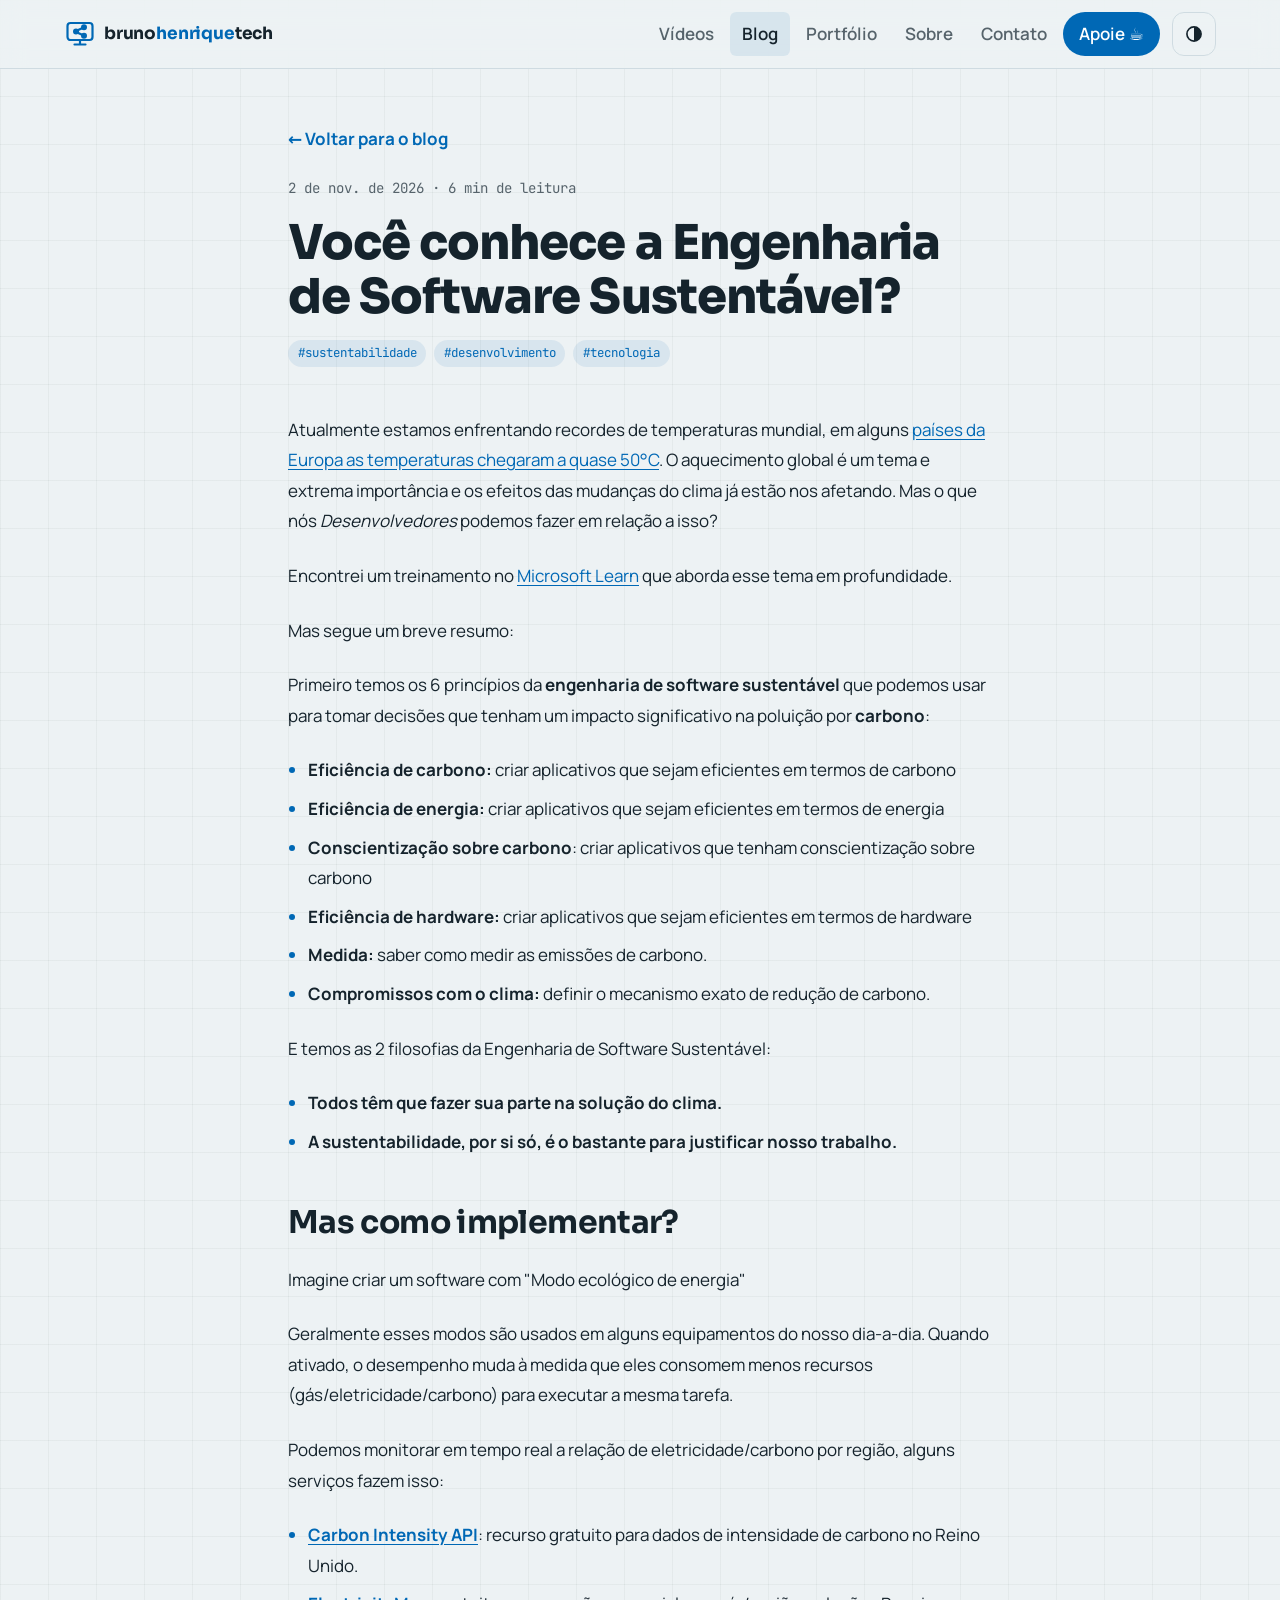
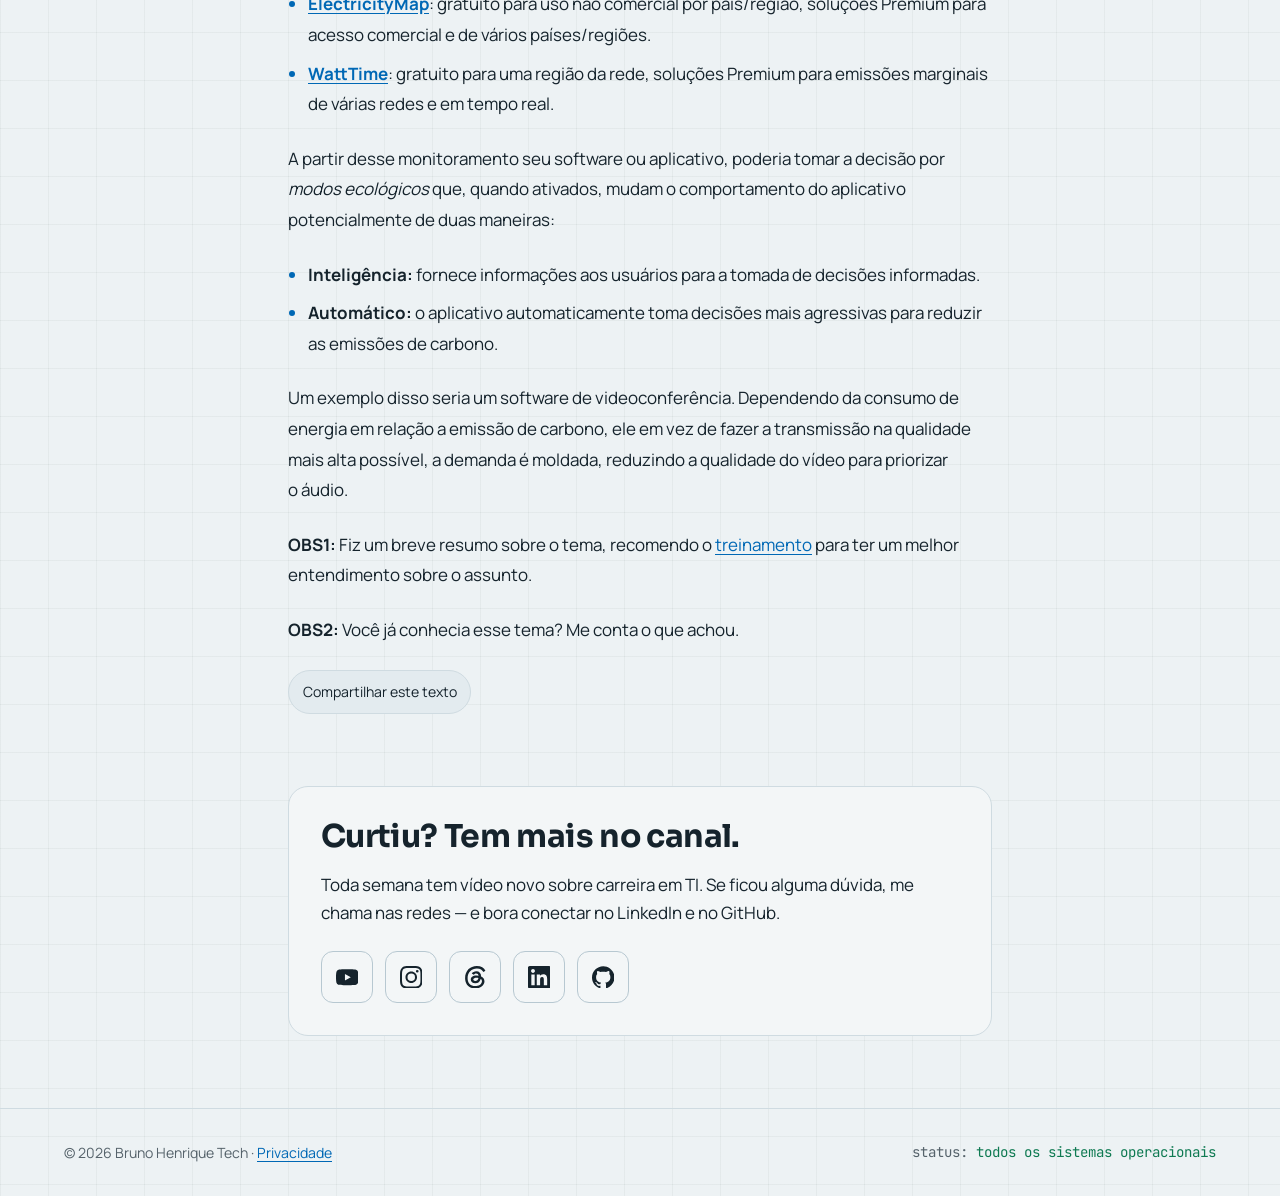
<file: posts/engenharia-software-sustentavel.html>
<!doctype html>
<html lang="pt-BR" data-theme="dark">
<head>
  <meta charset="utf-8">
  <meta name="viewport" content="width=device-width, initial-scale=1">
  <meta name="referrer" content="strict-origin-when-cross-origin">
  <title>Você conhece a Engenharia de Software Sustentável? — Bruno Henrique Tech</title>
  <meta name="description" content="O aquecimento global é um tema e extrema importância e os efeitos das mudanças do clima já estão nos afetando.">
  <meta name="theme-color" content="#0b1119">
  <meta property="og:type" content="article">
  <meta property="og:locale" content="pt_BR">
  <meta property="og:title" content="Você conhece a Engenharia de Software Sustentável?">
  <meta property="og:description" content="O aquecimento global é um tema e extrema importância e os efeitos das mudanças do clima já estão nos afetando.">
  <link rel="canonical" href="https://brunohcs.github.io/posts/engenharia-software-sustentavel.html">
  <meta property="og:url" content="https://brunohcs.github.io/posts/engenharia-software-sustentavel.html">
  <link rel="icon" href="../assets/img/favicon.svg" type="image/svg+xml">
  <link rel="stylesheet" href="../css/fonts.css">
  <link rel="stylesheet" href="../css/style.css">
  <script src="../js/theme-init.js"></script>
  <script type="module" src="../js/main.js"></script>
  <script type="module" src="../js/share-post.js"></script>
</head>
<body>
  <a class="skip-link" href="#conteudo">Pular para o conteúdo</a>

  <header class="site-header">
    <div class="container header-inner">
      <a class="brand" href="../index.html" aria-label="Bruno Henrique Tech — início">
        <svg viewBox="0 0 32 32" fill="none" stroke="currentColor" stroke-width="2.2" stroke-linecap="round" stroke-linejoin="round" aria-hidden="true"><rect x="3.5" y="5" width="25" height="17" rx="3"/><path d="M16 22v4.5M10.5 26.5h11M13.2 12.6l5.4-2.7M13.2 14.4l5.4 2.7"/><circle cx="20" cy="9.2" r="1.9" fill="currentColor"/><circle cx="12" cy="13.5" r="1.9" fill="currentColor"/><circle cx="20" cy="17.8" r="1.9" fill="currentColor"/></svg>
        <span>bruno<span class="brand-accent">henrique</span>tech</span>
      </a>
      <nav id="site-nav" class="site-nav" aria-label="Principal">
        <ul>
          <li><a href="../index.html#videos">Vídeos</a></li>
          <li><a href="../blog.html" aria-current="page">Blog</a></li>
          <li><a href="../index.html#portfolio">Portfólio</a></li>
          <li><a href="../index.html#sobre">Sobre</a></li>
          <li><a href="../index.html#contato">Contato</a></li>
          <li><a class="nav-cta" href="../apoie.html">Apoie <span aria-hidden="true">☕</span></a></li>
        </ul>
      </nav>
      <button class="icon-btn theme-toggle" type="button" aria-label="Tema claro" aria-pressed="false">
        <svg viewBox="0 0 24 24" width="20" height="20" aria-hidden="true"><circle cx="12" cy="12" r="8.5" fill="none" stroke="currentColor" stroke-width="2"/><path d="M12 3.5a8.5 8.5 0 0 1 0 17z" fill="currentColor"/></svg>
      </button>
      <button class="icon-btn nav-toggle" type="button" aria-expanded="false" aria-controls="site-nav" aria-label="Abrir menu">
        <svg viewBox="0 0 24 24" width="22" height="22" fill="none" stroke="currentColor" stroke-width="2" stroke-linecap="round" aria-hidden="true"><path d="M4 7h16M4 12h16M4 17h10"/></svg>
      </button>
    </div>
  </header>

  <main id="conteudo">
    <article class="post container">
      <header class="post-header">
        <a class="link-arrow" href="../blog.html">← Voltar para o blog</a>
        <p class="post-meta"><time datetime="2026-11-02">2 de nov. de 2026</time> · 6 min de leitura</p>
        <h1>Você conhece a Engenharia de Software Sustentável?</h1>
        <ul class="tag-list" aria-label="Tags"><li class="tag">#sustentabilidade</li><li class="tag">#desenvolvimento</li><li class="tag">#tecnologia</li></ul>
      </header>

      <div class="prose">
        <p>Atualmente estamos enfrentando recordes de temperaturas mundial, em alguns <a href="https://oglobo.globo.com/mundo/clima-e-ciencia/noticia/2023/07/17/temperaturas-se-aproximam-dos-50oc-na-europa-e-nova-onda-de-calor-extremo-pode-bater-recorde.ghtml" target="_blank" rel="noopener">países da Europa as temperaturas chegaram a quase 50°C</a>. O aquecimento global é um tema e extrema importância e os efeitos das mudanças do clima já estão nos afetando. Mas o que nós <em>Desenvolvedores</em> podemos fazer em relação a isso?</p>
        <p>Encontrei um treinamento no <a href="https://learn.microsoft.com/pt-br/training/browse/" target="_blank" rel="noopener">Microsoft Learn</a> que aborda esse tema em profundidade.</p>

        <p>Mas segue um breve resumo:</p>
        <p>Primeiro temos os 6 princípios da <strong>engenharia de software sustentável</strong> que podemos usar para tomar decisões que tenham um impacto significativo na poluição por <strong>carbono</strong>:</p>
        <ul>
          <li><strong>Eficiência de carbono:</strong> criar aplicativos que sejam eficientes em termos de carbono</li>
          <li><strong>Eficiência de energia:</strong> criar aplicativos que sejam eficientes em termos de energia</li>
          <li><strong>Conscientização sobre carbono</strong>: criar aplicativos que tenham conscientização sobre carbono</li>
          <li><strong>Eficiência de hardware:</strong> criar aplicativos que sejam eficientes em termos de hardware</li>
          <li><strong>Medida:</strong> saber como medir as emissões de carbono.</li>
          <li><strong>Compromissos com o clima:</strong> definir o mecanismo exato de redução de carbono.</li>
        </ul>

        <p>E temos as 2 filosofias da Engenharia de Software Sustentável:</p>
        <ul>
          <li><strong>Todos têm que fazer sua parte na solução do clima.</strong></li>
          <li><strong>A sustentabilidade, por si só, é o bastante para justificar nosso trabalho.</strong></li>
        </ul>

        <h2>Mas como implementar?</h2>
        <p>Imagine criar um software com "Modo ecológico de energia"</p>
        <p>Geralmente esses modos são usados em alguns equipamentos do nosso dia-a-dia. Quando ativado, o desempenho muda à medida que eles consomem menos recursos (gás/eletricidade/carbono) para executar a mesma tarefa.</p>
        <p>Podemos monitorar em tempo real a relação de eletricidade/carbono por região, alguns serviços fazem isso:</p>
        <ul>
          <li><a href="https://carbonintensity.org.uk/" target="_blank" rel="noopener"><strong>Carbon Intensity API</strong></a>: recurso gratuito para dados de intensidade de carbono no Reino Unido.</li>
          <li><a href="https://www.electricitymaps.com/" target="_blank" rel="noopener"><strong>ElectricityMap</strong></a>: gratuito para uso não comercial por país/região, soluções Premium para acesso comercial e de vários países/regiões.</li>
          <li><a href="https://www.watttime.org/" target="_blank" rel="noopener"><strong>WattTime</strong></a>: gratuito para uma região da rede, soluções Premium para emissões marginais de várias redes e em tempo real.</li>
        </ul>
        <p>A partir desse monitoramento seu software ou aplicativo, poderia tomar a decisão por <em>modos ecológicos</em> que, quando ativados, mudam o comportamento do aplicativo potencialmente de duas maneiras:</p>
        <ul>
          <li><strong>Inteligência:</strong> fornece informações aos usuários para a tomada de decisões informadas.</li>
          <li><strong>Automático:</strong> o aplicativo automaticamente toma decisões mais agressivas para reduzir as emissões de carbono.</li>
        </ul>

        <p>Um exemplo disso seria um software de videoconferência. Dependendo da consumo de energia em relação a emissão de carbono, ele em vez de fazer a transmissão na qualidade mais alta possível, a demanda é moldada, reduzindo a qualidade do vídeo para priorizar o áudio.</p>

        <p><strong>OBS1:</strong> Fiz um breve resumo sobre o tema, recomendo o <a href="https://learn.microsoft.com/pt-br/training/modules/sustainable-software-engineering-overview/" target="_blank" rel="noopener">treinamento</a> para ter um melhor entendimento sobre o assunto.</p>

        <p><strong>OBS2:</strong> Você já conhecia esse tema? Me conta o que achou.</p>
        <div class="share-post-wrap">
          <button class="share-post" type="button" aria-describedby="share-post-status">Compartilhar este texto</button>
          <span class="share-post-status" id="share-post-status" role="status" aria-live="polite"></span>
        </div>
      </div>

      <aside class="post-footer" aria-labelledby="cta-title">
        <h2 id="cta-title">Curtiu? Tem mais no canal.</h2>
        <p>Toda semana tem vídeo novo sobre carreira em TI. Se ficou alguma dúvida, me chama nas redes — e bora conectar no LinkedIn e no GitHub.</p>
        <ul class="social-links" aria-label="Minhas redes sociais">
          <li><a class="social-link social-link--youtube" href="https://youtube.com/@obrunohenriquetech?sub_confirmation=1" target="_blank" rel="noopener" aria-label="Inscrever-se no YouTube" data-label="YouTube"><svg aria-hidden="true"><use href="../assets/img/icons.svg#icon-youtube"/></svg></a></li>
          <li><a class="social-link social-link--instagram" href="https://instagram.com/brunohenriquetech" target="_blank" rel="noopener" aria-label="Instagram: @brunohenriquetech" data-label="Instagram"><svg aria-hidden="true"><use href="../assets/img/icons.svg#icon-instagram"/></svg></a></li>
          <li><a class="social-link social-link--threads" href="https://threads.com/@brunohenriquetech" target="_blank" rel="noopener" aria-label="Threads: @brunohenriquetech" data-label="Threads"><svg aria-hidden="true"><use href="../assets/img/icons.svg#icon-threads"/></svg></a></li>
          <li><a class="social-link social-link--linkedin" href="https://linkedin.com/in/bruno-henrique-cavalcante" target="_blank" rel="noopener" aria-label="LinkedIn: Bruno Henrique Cavalcante" data-label="LinkedIn"><svg aria-hidden="true"><use href="../assets/img/icons.svg#icon-linkedin"/></svg></a></li>
          <li><a class="social-link social-link--github" href="https://github.com/brunohcs" target="_blank" rel="noopener" aria-label="GitHub: @brunohcs" data-label="GitHub"><svg aria-hidden="true"><use href="../assets/img/icons.svg#icon-github"/></svg></a></li>
        </ul>
      </aside>
    </article>
  </main>

  <footer class="site-footer">
    <div class="container footer-inner">
      <p>© <span data-year>2026</span> Bruno Henrique Tech · <a href="../privacidade.html">Privacidade</a></p>
      <p class="mono">status: <span class="ok-text">todos os sistemas operacionais</span></p>
    </div>
  </footer>
</body>
</html>
</file>
<file: css/fonts.css>
/* Fontes hospedadas localmente (SIL Open Font License) — subset latin, inclui acentos do português */

@font-face {
  font-family: 'JetBrains Mono';
  font-style: normal;
  font-weight: 400 600;
  font-display: swap;
  src: url(../assets/fonts/jetbrains-mono-latin.woff2) format('woff2');
  unicode-range: U+0000-00FF, U+0131, U+0152-0153, U+02BB-02BC, U+02C6, U+02DA, U+02DC, U+0304, U+0308, U+0329, U+2000-206F, U+20AC, U+2122, U+2191, U+2193, U+2212, U+2215, U+FEFF, U+FFFD;
}

@font-face {
  font-family: 'Manrope';
  font-style: normal;
  font-weight: 400 700;
  font-display: swap;
  src: url(../assets/fonts/manrope-latin.woff2) format('woff2');
  unicode-range: U+0000-00FF, U+0131, U+0152-0153, U+02BB-02BC, U+02C6, U+02DA, U+02DC, U+0304, U+0308, U+0329, U+2000-206F, U+20AC, U+2122, U+2191, U+2193, U+2212, U+2215, U+FEFF, U+FFFD;
}

@font-face {
  font-family: 'Sora';
  font-style: normal;
  font-weight: 600 800;
  font-display: swap;
  src: url(../assets/fonts/sora-latin.woff2) format('woff2');
  unicode-range: U+0000-00FF, U+0131, U+0152-0153, U+02BB-02BC, U+02C6, U+02DA, U+02DC, U+0304, U+0308, U+0329, U+2000-206F, U+20AC, U+2122, U+2191, U+2193, U+2212, U+2215, U+FEFF, U+FFFD;
}
</file>
<file: css/style.css>
/* =========================================================
   Tokens
   ========================================================= */
:root {
  --font-display: 'Sora', system-ui, sans-serif;
  --font-body: 'Manrope', system-ui, sans-serif;
  --font-mono: 'JetBrains Mono', ui-monospace, 'SFMono-Regular', monospace;

  --step--1: clamp(0.82rem, 0.8rem + 0.1vw, 0.88rem);
  --step-0: clamp(1rem, 0.96rem + 0.2vw, 1.0625rem);
  --step-1: clamp(1.18rem, 1.08rem + 0.45vw, 1.4rem);
  --step-2: clamp(1.45rem, 1.25rem + 0.9vw, 2rem);
  --step-3: clamp(2rem, 1.6rem + 1.8vw, 3rem);
  --step-4: clamp(2.5rem, 1.8rem + 3.4vw, 4.6rem);

  --space-1: 0.25rem;
  --space-2: 0.5rem;
  --space-3: 0.75rem;
  --space-4: 1rem;
  --space-5: 1.5rem;
  --space-6: 2rem;
  --space-7: 3rem;
  --space-8: 4.5rem;
  --space-9: 6.5rem;

  --radius-sm: 6px;
  --radius-md: 12px;
  --radius-lg: 20px;
  --radius-pill: 999px;

  --container: 72rem;
  --header-h: 4.25rem;
  --touch: 44px;
  --ease-out: cubic-bezier(0.2, 0.8, 0.2, 1);
  --duration: 220ms;

  /* Terminal fica sempre escuro, nos dois temas */
  --terminal-bg: #0a0f16;
  --terminal-line: #1d2a3c;
  --terminal-text: #d6e2f0;
  --terminal-muted: #8597ae;
  --terminal-accent: #1ea7ff;
  --terminal-ok: #3ddc97;
}

:root,
[data-theme='dark'] {
  color-scheme: dark;
  --color-bg: #0b1119;
  --color-bg-elev: #101925;
  --color-surface: #142030;
  --color-line: #213149;
  --color-line-strong: #2d4363;
  --color-text: #e8eef6;
  --color-muted: #93a4ba;
  --color-accent: #1ea7ff;
  --color-accent-strong: #63c2ff;
  --color-accent-soft: rgba(30, 167, 255, 0.12);
  --color-on-accent: #031220;
  --color-ok: #3ddc97;
  --color-grid: rgba(147, 164, 186, 0.06);
  --shadow-card: 0 20px 40px -24px rgba(0, 0, 0, 0.6);
  --shadow-glow: 0 30px 80px -30px rgba(30, 167, 255, 0.4);
}

[data-theme='light'] {
  color-scheme: light;
  --color-bg: #edf2f4;
  --color-bg-elev: #f3f6f7;
  --color-surface: #e3ebef;
  --color-line: #cfdbe1;
  --color-line-strong: #b7c8d1;
  --color-text: #15232c;
  --color-muted: #56636b;
  --color-accent: #0068b5;
  --color-accent-strong: #004f8a;
  --color-accent-soft: rgba(0, 104, 181, 0.09);
  --color-on-accent: #ffffff;
  --color-ok: #0f7a52;
  --color-grid: rgba(21, 35, 44, 0.045);
  --shadow-card: 0 18px 40px -28px rgba(32, 54, 66, 0.24);
  --shadow-glow: 0 30px 70px -35px rgba(0, 104, 181, 0.35);
}

/* =========================================================
   Base
   ========================================================= */
*,
*::before,
*::after {
  box-sizing: border-box;
}

* {
  margin: 0;
}

html {
  scroll-behavior: smooth;
  scroll-padding-top: calc(var(--header-h) + var(--space-4));
  -webkit-text-size-adjust: 100%;
}

body {
  display: flex;
  flex-direction: column;
  min-height: 100vh;
  overflow-x: clip;
  font-family: var(--font-body);
  font-size: var(--step-0);
  line-height: 1.65;
  color: var(--color-text);
  background-color: var(--color-bg);
  background-image:
    linear-gradient(var(--color-grid) 1px, transparent 1px),
    linear-gradient(90deg, var(--color-grid) 1px, transparent 1px);
  background-size: 48px 48px;
  -webkit-font-smoothing: antialiased;
}

main {
  flex: 1;
}

img,
svg {
  display: block;
  max-width: 100%;
}

img {
  height: auto;
}

a {
  color: var(--color-accent);
  text-underline-offset: 0.2em;
}

a:hover {
  color: var(--color-accent-strong);
}

:focus-visible {
  outline: 2px solid var(--color-accent);
  outline-offset: 3px;
  border-radius: 4px;
}

h1,
h2,
h3 {
  font-family: var(--font-display);
  line-height: 1.12;
  letter-spacing: -0.02em;
  text-wrap: balance;
}

p {
  text-wrap: pretty;
}

ul[class],
ol[class] {
  list-style: none;
  padding: 0;
}

.mono {
  font-family: var(--font-mono);
}

.sr-only {
  position: absolute;
  width: 1px;
  height: 1px;
  padding: 0;
  margin: -1px;
  overflow: hidden;
  clip: rect(0, 0, 0, 0);
  white-space: nowrap;
  border: 0;
}

.skip-link {
  position: absolute;
  top: var(--space-2);
  left: var(--space-2);
  z-index: 100;
  padding: var(--space-3) var(--space-4);
  background: var(--color-accent);
  color: var(--color-on-accent);
  font-weight: 700;
  border-radius: var(--radius-sm);
  transform: translateY(-200%);
}

.skip-link:focus-visible {
  transform: none;
  color: var(--color-on-accent);
}

.container {
  width: min(100% - 2 * var(--space-5), var(--container));
  margin-inline: auto;
}

/* =========================================================
   Header & navegação
   ========================================================= */
.site-header {
  position: sticky;
  top: 0;
  z-index: 50;
  background: color-mix(in srgb, var(--color-bg) 85%, transparent);
  backdrop-filter: blur(12px);
  border-bottom: 1px solid var(--color-line);
}

.header-inner {
  display: flex;
  align-items: center;
  gap: var(--space-3);
  min-height: var(--header-h);
}

.brand {
  display: inline-flex;
  align-items: center;
  gap: var(--space-2);
  min-height: var(--touch);
  margin-right: auto;
  color: var(--color-text);
  font-family: var(--font-display);
  font-weight: 700;
  letter-spacing: -0.01em;
  text-decoration: none;
}

.brand:hover {
  color: var(--color-text);
}

.brand svg {
  width: 32px;
  height: 32px;
  color: var(--color-accent);
}

.brand-accent {
  color: var(--color-accent);
}

.site-nav {
  display: none;
  position: absolute;
  top: 100%;
  inset-inline: 0;
  background: var(--color-bg-elev);
  border-bottom: 1px solid var(--color-line);
}

.site-nav.is-open {
  display: block;
}

.site-nav ul {
  display: flex;
  flex-direction: column;
  gap: var(--space-1);
  padding: var(--space-4) var(--space-5);
  list-style: none;
}

.site-nav a {
  display: flex;
  align-items: center;
  min-height: var(--touch);
  padding-inline: var(--space-3);
  color: var(--color-muted);
  font-weight: 600;
  text-decoration: none;
  border-radius: var(--radius-sm);
  transition: color var(--duration), background-color var(--duration);
}

.site-nav a:hover,
.site-nav a:focus-visible,
.site-nav a[aria-current='page'] {
  color: var(--color-text);
  background: var(--color-accent-soft);
}

.site-nav a.nav-cta {
  justify-content: center;
  gap: var(--space-1);
  padding-inline: var(--space-4);
  color: var(--color-on-accent);
  background: var(--color-accent);
  border-radius: var(--radius-pill);
}

.site-nav a.nav-cta:hover,
.site-nav a.nav-cta:focus-visible,
.site-nav a.nav-cta[aria-current='page'] {
  color: var(--color-on-accent);
  background: var(--color-accent-strong);
}

.icon-btn {
  display: inline-grid;
  place-items: center;
  inline-size: var(--touch);
  block-size: var(--touch);
  padding: 0;
  border: 1px solid var(--color-line);
  border-radius: var(--radius-md);
  background: transparent;
  color: var(--color-text);
  cursor: pointer;
  transition: color var(--duration), border-color var(--duration);
}

.icon-btn:hover,
.icon-btn:focus-visible {
  color: var(--color-accent);
  border-color: var(--color-accent);
}

@media (min-width: 64rem) {
  .nav-toggle {
    display: none;
  }

  .site-nav {
    display: block;
    position: static;
    background: none;
    border: 0;
  }

  .site-nav ul {
    flex-direction: row;
    padding: 0;
  }
}

/* =========================================================
   Botões e links
   ========================================================= */
.btn {
  display: inline-flex;
  align-items: center;
  justify-content: center;
  gap: var(--space-2);
  min-height: var(--touch);
  padding: var(--space-3) var(--space-5);
  border: 1px solid transparent;
  border-radius: var(--radius-pill);
  font: 700 var(--step-0) / 1.2 var(--font-body);
  text-decoration: none;
  cursor: pointer;
  transition:
    transform var(--duration) var(--ease-out),
    background-color var(--duration),
    border-color var(--duration),
    color var(--duration);
}

.btn svg {
  width: 1.25em;
  height: 1.25em;
}

.btn-primary {
  background: var(--color-accent);
  color: var(--color-on-accent);
}

.btn-primary:hover,
.btn-primary:focus-visible {
  background: var(--color-accent-strong);
  color: var(--color-on-accent);
  transform: translateY(-2px);
}

.btn-ghost {
  background: transparent;
  color: var(--color-text);
  border-color: var(--color-line-strong);
}

.btn-ghost:hover,
.btn-ghost:focus-visible {
  color: var(--color-accent);
  border-color: var(--color-accent);
  transform: translateY(-2px);
}

.link-arrow {
  display: inline-flex;
  align-items: center;
  min-height: var(--touch);
  font-weight: 700;
  text-decoration: none;
}

.link-arrow:hover,
.link-arrow:focus-visible {
  text-decoration: underline;
}

/* =========================================================
   Hero
   ========================================================= */
.hero {
  display: grid;
  gap: var(--space-7);
  align-items: center;
  padding-block: var(--space-8);
  background: radial-gradient(circle at 85% 35%, var(--color-accent-soft), transparent 45%);
}

.eyebrow {
  display: inline-flex;
  align-items: center;
  gap: var(--space-2);
  padding: var(--space-1) var(--space-3);
  font-family: var(--font-mono);
  font-size: var(--step--1);
  letter-spacing: 0.06em;
  text-transform: uppercase;
  color: var(--color-muted);
  background: var(--color-bg-elev);
  border: 1px solid var(--color-line);
  border-radius: var(--radius-pill);
}

.status-dot {
  width: 0.55rem;
  height: 0.55rem;
  flex-shrink: 0;
  border-radius: 50%;
  background: var(--color-ok);
  animation: pulse 2.4s infinite;
}

.hero h1 {
  margin-block: var(--space-5);
  font-size: var(--step-4);
  font-weight: 800;
}

.hero h1 em {
  position: relative;
  font-style: normal;
  color: var(--color-accent);
  white-space: nowrap;
}

.hero h1 em::after {
  content: '';
  position: absolute;
  inset-inline: 0;
  bottom: 0.02em;
  height: 0.12em;
  background: currentColor;
  border-radius: 2px;
  opacity: 0.3;
}

.lead {
  max-width: 44ch;
  font-size: clamp(1.06rem, 1rem + 0.35vw, 1.25rem);
  color: var(--color-muted);
}

.hero-actions {
  display: flex;
  flex-wrap: wrap;
  gap: var(--space-3);
  margin-top: var(--space-6);
}

.hero-copy > * {
  animation: rise 0.7s var(--ease-out) both;
}

.hero-copy > :nth-child(2) { animation-delay: 0.08s; }
.hero-copy > :nth-child(3) { animation-delay: 0.16s; }
.hero-copy > :nth-child(4) { animation-delay: 0.24s; }

@media (min-width: 60rem) {
  .hero {
    grid-template-columns: 1.15fr 1fr;
    padding-block: var(--space-9);
  }
}

/* Terminal / painel de status */
.terminal {
  overflow: hidden;
  font-family: var(--font-mono);
  font-size: var(--step--1);
  color: var(--terminal-text);
  background: var(--terminal-bg);
  border: 1px solid var(--terminal-line);
  border-radius: var(--radius-lg);
  box-shadow: var(--shadow-glow), var(--shadow-card);
  animation: rise 0.8s 0.25s var(--ease-out) both;
}

.terminal-bar {
  display: flex;
  align-items: center;
  gap: 6px;
  padding: var(--space-3) var(--space-4);
  border-bottom: 1px solid var(--terminal-line);
}

.terminal-bar span {
  width: 10px;
  height: 10px;
  border-radius: 50%;
  background: var(--terminal-line);
}

.terminal-title {
  margin-left: auto;
  color: var(--terminal-muted);
}

.terminal-body {
  display: grid;
  gap: var(--space-4);
  padding: var(--space-5);
}

.prompt {
  color: var(--terminal-accent);
}

.caret {
  display: inline-block;
  width: 0.55em;
  height: 1.1em;
  margin-left: 2px;
  vertical-align: text-bottom;
  background: var(--terminal-accent);
  animation: blink 1s steps(1) infinite;
}

.status-list {
  display: grid;
  gap: var(--space-2);
}

.status-row {
  display: grid;
  grid-template-columns: auto 1fr auto;
  align-items: center;
  gap: var(--space-1) var(--space-3);
  padding: var(--space-2) var(--space-3);
  border: 1px solid var(--terminal-line);
  border-radius: var(--radius-sm);
  animation: rise 0.5s var(--ease-out) both;
}

.status-row:nth-child(1) { animation-delay: 1.3s; }
.status-row:nth-child(2) { animation-delay: 1.45s; }
.status-row:nth-child(3) { animation-delay: 1.6s; }

.status-row .dot {
  width: 0.5rem;
  height: 0.5rem;
  border-radius: 50%;
  background: var(--terminal-ok);
}

.status-name {
  font-weight: 600;
}

.status-state {
  color: var(--terminal-ok);
}

.status-note {
  grid-column: 2 / -1;
  color: var(--terminal-muted);
}

.terminal-foot {
  padding-top: var(--space-3);
  color: var(--terminal-muted);
  border-top: 1px dashed var(--terminal-line);
}

/* Faixa de assuntos */
.topics {
  background: var(--color-bg-elev);
  border-block: 1px solid var(--color-line);
}

.topic-list {
  display: flex;
  flex-wrap: wrap;
  justify-content: space-between;
  gap: var(--space-3) var(--space-6);
  padding-block: var(--space-4);
  font-family: var(--font-mono);
  font-size: var(--step--1);
  color: var(--color-muted);
}

/* =========================================================
   Seções
   ========================================================= */
.section {
  padding-block: var(--space-8);
}

.section-head {
  display: grid;
  gap: var(--space-3);
  max-width: 46rem;
  margin-bottom: var(--space-6);
}

.section-head-row {
  display: flex;
  flex-wrap: wrap;
  align-items: end;
  justify-content: space-between;
  gap: var(--space-4);
  max-width: none;
}

.kicker {
  font-family: var(--font-mono);
  font-size: var(--step--1);
  letter-spacing: 0.1em;
  text-transform: uppercase;
  color: var(--color-accent);
}

.section h2 {
  font-size: var(--step-3);
  font-weight: 800;
}

.section-intro {
  color: var(--color-muted);
}

/* Temas */
.pillars {
  display: grid;
  gap: var(--space-4);
  grid-template-columns: repeat(auto-fit, minmax(15rem, 1fr));
}

.pillar {
  padding: var(--space-6) var(--space-5);
  background: var(--color-bg-elev);
  border: 1px solid var(--color-line);
  border-radius: var(--radius-lg);
  transition: border-color var(--duration), transform var(--duration) var(--ease-out);
}

.pillar:hover {
  border-color: var(--color-line-strong);
  transform: translateY(-4px);
}

.pillar-index {
  font-family: var(--font-mono);
  font-size: var(--step--1);
  color: var(--color-accent);
}

.pillar h3 {
  margin-block: var(--space-4) var(--space-2);
  font-size: var(--step-1);
}

.pillar p {
  color: var(--color-muted);
}

/* =========================================================
   Vídeos
   ========================================================= */
.featured-videos {
  display: grid;
  gap: var(--space-5);
}

@media (min-width: 48rem) {
  .featured-videos {
    grid-template-columns: repeat(2, 1fr);
  }
}

.video-link {
  display: grid;
  align-content: start;
  gap: var(--space-3);
  height: 100%;
  color: inherit;
  text-decoration: none;
}

.video-link:hover {
  color: inherit;
}

.video-long .video-link {
  gap: var(--space-4);
  padding: var(--space-3) var(--space-3) var(--space-5);
  background: var(--color-bg-elev);
  border: 1px solid var(--color-line);
  border-radius: var(--radius-lg);
  transition: border-color var(--duration);
}

.video-long .video-link:hover,
.video-long .video-link:focus-visible {
  border-color: var(--color-accent);
}

.video-thumb {
  position: relative;
  overflow: hidden;
  aspect-ratio: 16 / 9;
  background: var(--color-surface);
  border-radius: var(--radius-md);
}

.video-thumb img {
  width: 100%;
  height: 100%;
  object-fit: cover;
  transition: transform 0.5s var(--ease-out);
}

.video-link:hover img,
.video-link:focus-visible img {
  transform: scale(1.04);
}

.play {
  position: absolute;
  inset: 0;
  display: grid;
  place-items: center;
  width: 3.5rem;
  height: 3.5rem;
  margin: auto;
  border-radius: 50%;
  background: var(--color-accent);
  box-shadow: 0 10px 30px -8px rgba(0, 0, 0, 0.6);
}

.play::before {
  content: '';
  margin-left: 0.2rem;
  border-style: solid;
  border-width: 0.6rem 0 0.6rem 1rem;
  border-color: transparent transparent transparent var(--color-on-accent);
}

.video-meta {
  display: grid;
  gap: var(--space-2);
  padding-inline: var(--space-3);
}

.video-topic {
  font-family: var(--font-mono);
  font-size: var(--step--1);
  color: var(--color-accent);
}

.video-long .video-title {
  font-size: var(--step-1);
}

.video-desc {
  color: var(--color-muted);
}

.chip-group {
  display: flex;
  flex-wrap: wrap;
  gap: var(--space-2);
}

.chip {
  min-height: var(--touch);
  padding-inline: var(--space-4);
  font: 600 var(--step--1) / 1 var(--font-body);
  color: var(--color-muted);
  background: transparent;
  border: 1px solid var(--color-line-strong);
  border-radius: var(--radius-pill);
  cursor: pointer;
  transition: color var(--duration), background-color var(--duration), border-color var(--duration);
}

.chip:hover,
.chip:focus-visible {
  color: var(--color-text);
  border-color: var(--color-accent);
}

.chip[aria-pressed='true'] {
  color: var(--color-on-accent);
  background: var(--color-accent);
  border-color: var(--color-accent);
}

.empty-state {
  padding: var(--space-6);
  text-align: center;
  color: var(--color-muted);
  border: 1px dashed var(--color-line-strong);
  border-radius: var(--radius-lg);
}

/* =========================================================
   Cards de post e projeto
   ========================================================= */
.post-grid {
  display: grid;
  gap: var(--space-4);
  grid-template-columns: repeat(auto-fill, minmax(min(100%, 18rem), 1fr));
}

.post-card,
.project-card {
  position: relative;
  display: flex;
  flex-direction: column;
  gap: var(--space-3);
  padding: var(--space-5);
  background: var(--color-bg-elev);
  border: 1px solid var(--color-line);
  border-radius: var(--radius-lg);
  transition: border-color var(--duration), transform var(--duration) var(--ease-out);
}

.post-card:hover,
.post-card:focus-within,
.project-card:hover,
.project-card:focus-within {
  border-color: var(--color-accent);
  transform: translateY(-3px);
}

.post-meta {
  font-family: var(--font-mono);
  font-size: var(--step--1);
  color: var(--color-muted);
}

.post-card :is(h2, h3),
.project-card h3 {
  font-size: var(--step-1);
  line-height: 1.25;
}

.card-link {
  color: var(--color-text);
  text-decoration: none;
}

.card-link:hover {
  color: var(--color-text);
}

.card-link::after {
  content: '';
  position: absolute;
  inset: 0;
  border-radius: var(--radius-lg);
}

.card-link:focus-visible {
  outline: none;
}

.card-link:focus-visible::after {
  outline: 2px solid var(--color-accent);
  outline-offset: 3px;
}

.post-excerpt,
.project-desc {
  flex: 1;
  color: var(--color-muted);
}

.tag-list {
  display: flex;
  flex-wrap: wrap;
  gap: var(--space-2);
}

.tag {
  padding: 0.2rem 0.6rem;
  font-family: var(--font-mono);
  font-size: 0.78rem;
  color: var(--color-accent);
  background: var(--color-accent-soft);
  border-radius: var(--radius-pill);
}

.share-post {
  align-self: flex-start;
  padding: 0.55rem 0.85rem;
  color: var(--color-text);
  font: inherit;
  font-size: var(--step--1);
  background: var(--color-surface);
  border: 1px solid var(--color-line);
  border-radius: var(--radius-pill);
  cursor: pointer;
  transition: border-color var(--duration), color var(--duration), background var(--duration);
}

.share-post:hover,
.share-post:focus-visible {
  color: var(--color-accent);
  border-color: var(--color-accent);
}

.share-post:disabled {
  cursor: wait;
  opacity: 0.75;
}

.share-post-wrap {
  display: flex;
  align-items: center;
  flex-wrap: wrap;
  gap: var(--space-3);
}

.share-post-status {
  color: var(--color-muted);
  font-size: var(--step--1);
}

.project-grid {
  display: grid;
  gap: var(--space-4);
  grid-template-columns: repeat(auto-fit, minmax(min(100%, 16rem), 1fr));
}

.project-card {
  padding-block: var(--space-6);
  background: linear-gradient(160deg, var(--color-bg-elev), var(--color-surface));
}

.project-kind {
  font-family: var(--font-mono);
  font-size: var(--step--1);
  letter-spacing: 0.08em;
  text-transform: uppercase;
  color: var(--color-ok);
}

.project-cta {
  font-weight: 700;
  color: var(--color-accent);
}

.toolbox {
  display: grid;
  gap: var(--space-4);
  margin-top: var(--space-7);
}

.toolbox h3 {
  font-size: var(--step-1);
}

.tool-list {
  display: flex;
  flex-wrap: wrap;
  gap: var(--space-2);
}

.tool {
  padding: 0.4rem 0.9rem;
  font-family: var(--font-mono);
  font-size: var(--step--1);
  background: var(--color-bg-elev);
  border: 1px solid var(--color-line-strong);
  border-radius: var(--radius-pill);
}

/* =========================================================
   Sobre e contato
   ========================================================= */
.about {
  display: grid;
  gap: var(--space-7);
  align-items: center;
}

.about-figure img {
  width: min(100%, 22rem);
  border: 1px solid var(--color-line);
  border-radius: var(--radius-lg);
  box-shadow: var(--shadow-glow);
}

.about-text > p {
  color: var(--color-muted);
}

.about-text > p + p {
  margin-top: var(--space-4);
}

.about-text h2 {
  margin-bottom: var(--space-5);
}

.facts {
  display: grid;
  gap: var(--space-3);
  grid-template-columns: repeat(auto-fit, minmax(12rem, 1fr));
  margin-top: var(--space-6);
}

.fact {
  padding: var(--space-4);
  background: var(--color-bg-elev);
  border-left: 3px solid var(--color-accent);
  border-radius: 0 var(--radius-md) var(--radius-md) 0;
}

.fact dt {
  font-family: var(--font-mono);
  font-size: var(--step--1);
  text-transform: uppercase;
  color: var(--color-muted);
}

.fact dd {
  font-weight: 700;
}

@media (min-width: 56rem) {
  .about {
    grid-template-columns: 22rem 1fr;
  }
}

.contact {
  background: var(--color-bg-elev);
  border-top: 1px solid var(--color-line);
}

.contact-grid {
  display: grid;
  gap: var(--space-7);
}

@media (min-width: 56rem) {
  .contact-grid {
    grid-template-columns: 1fr 1fr;
    align-items: start;
  }
}

.contact-email {
  display: flex;
  flex-wrap: wrap;
  align-items: center;
  gap: var(--space-4);
  margin-top: var(--space-5);
}

.email-link {
  font-family: var(--font-display);
  font-size: var(--step-1);
  font-weight: 700;
  color: var(--color-text);
  text-decoration-color: var(--color-accent);
  text-decoration-thickness: 2px;
  overflow-wrap: anywhere;
}

.email-link:hover,
.email-link:focus-visible {
  color: var(--color-accent);
}

.copy-status {
  font-size: var(--step--1);
  font-weight: 600;
  color: var(--color-ok);
}

.social-panel {
  display: grid;
  gap: var(--space-5);
}

.social-panel h3 {
  font-size: var(--step-1);
}

/* Ícones das redes (contato e rodapé dos posts) */
.social-links {
  display: flex;
  flex-wrap: wrap;
  gap: var(--space-3);
}

.social-link {
  --brand: var(--color-accent);
  --brand-ink: var(--color-on-accent);
  --size: 3.25rem;
  position: relative;
  display: grid;
  place-items: center;
  inline-size: var(--size);
  block-size: var(--size);
  color: var(--color-text);
  background: var(--color-bg-elev);
  border: 1px solid var(--color-line-strong);
  border-radius: var(--radius-md);
  transition:
    color var(--duration),
    background-color var(--duration),
    border-color var(--duration),
    transform var(--duration) var(--ease-out);
}

.social-link svg {
  width: 45%;
  height: 45%;
}

.social-link:hover,
.social-link:focus-visible {
  color: var(--brand-ink);
  background: var(--brand);
  border-color: var(--brand);
  transform: translateY(-3px);
}

.social-link::after {
  content: attr(data-label);
  position: absolute;
  bottom: calc(100% + 8px);
  left: 50%;
  padding: 0.25rem 0.6rem;
  font: 600 0.75rem / 1.2 var(--font-mono);
  white-space: nowrap;
  color: var(--color-bg);
  background: var(--color-text);
  border-radius: var(--radius-sm);
  opacity: 0;
  transform: translate(-50%, 4px);
  pointer-events: none;
  transition: opacity var(--duration), transform var(--duration) var(--ease-out);
}

.social-link:hover::after,
.social-link:focus-visible::after {
  opacity: 1;
  transform: translate(-50%, 0);
}

.social-links--lg {
  display: grid;
  grid-template-columns: repeat(3, max-content);
  gap: var(--space-6) var(--space-4);
}

.social-links--lg .social-link {
  --size: 4.5rem;
  border-radius: var(--radius-lg);
}

.social-link--youtube { --brand: #ff0033; --brand-ink: #ffffff; }
.social-link--instagram { --brand: #e1306c; --brand-ink: #ffffff; }
.social-link--linkedin { --brand: #0a66c2; --brand-ink: #ffffff; }

.social-link--threads,
.social-link--github {
  --brand: var(--color-text);
  --brand-ink: var(--color-bg);
}

/* =========================================================
   Footer
   ========================================================= */
.site-footer {
  padding-block: var(--space-6);
  font-size: var(--step--1);
  color: var(--color-muted);
  border-top: 1px solid var(--color-line);
}

.footer-inner {
  display: flex;
  flex-wrap: wrap;
  justify-content: space-between;
  gap: var(--space-3);
}

.ok-text {
  color: var(--color-ok);
}

/* =========================================================
   Página do blog
   ========================================================= */
.page-hero {
  padding-block: var(--space-8) var(--space-6);
}

.page-hero h1 {
  margin-block: var(--space-3);
  font-size: var(--step-4);
  font-weight: 800;
}

.blog-tools {
  display: grid;
  gap: var(--space-4);
  margin-bottom: var(--space-6);
}

.search-field {
  display: grid;
  gap: var(--space-2);
  max-width: 30rem;
}

.search-field label {
  font-size: var(--step--1);
  font-weight: 600;
}

.search-field input {
  min-height: var(--touch);
  padding: var(--space-3) var(--space-4);
  font: inherit;
  color: var(--color-text);
  background: var(--color-bg-elev);
  border: 1px solid var(--color-line-strong);
  border-radius: var(--radius-md);
}

.search-field input:hover {
  border-color: var(--color-accent);
}

.results-count {
  font-family: var(--font-mono);
  font-size: var(--step--1);
  color: var(--color-muted);
}

.blog-list {
  padding-bottom: var(--space-8);
}

/* =========================================================
   Página de apoio
   ========================================================= */
.support-grid {
  display: grid;
  gap: var(--space-5);
  padding-bottom: var(--space-8);
}

@media (min-width: 56rem) {
  .support-grid {
    grid-template-columns: minmax(0, 1fr) minmax(0, 1.2fr);
    align-items: start;
  }
}

.support-card {
  display: grid;
  gap: var(--space-4);
  padding: var(--space-6) var(--space-5);
  background: var(--color-bg-elev);
  border: 1px solid var(--color-line);
  border-radius: var(--radius-lg);
}

.support-card h2 {
  font-size: var(--step-2);
}

.support-card h2 + p {
  margin-top: calc(-1 * var(--space-2));
}

.support-card--pix {
  justify-items: center;
  text-align: center;
  border-color: var(--color-accent);
  box-shadow: var(--shadow-glow);
}

.pix-qr {
  width: min(100%, 15rem);
  aspect-ratio: 1;
  background: #ffffff;
  border-radius: var(--radius-md);
}

.pix-qr--placeholder {
  display: grid;
  place-items: center;
  font-family: var(--font-mono);
  font-size: var(--step--1);
  color: var(--color-muted);
  background: var(--color-surface);
  border: 2px dashed var(--color-line-strong);
}

.pix-key {
  display: grid;
  justify-items: center;
  gap: var(--space-3);
  width: 100%;
}

.pix-key-label {
  font-family: var(--font-mono);
  font-size: var(--step--1);
  letter-spacing: 0.08em;
  text-transform: uppercase;
  color: var(--color-muted);
}

.pix-key code {
  max-width: 100%;
  padding: var(--space-2) var(--space-4);
  font-family: var(--font-mono);
  overflow-wrap: anywhere;
  background: var(--color-surface);
  border: 1px solid var(--color-line);
  border-radius: var(--radius-sm);
}

.support-list {
  display: grid;
  gap: var(--space-3);
  margin-bottom: var(--space-4);
  color: var(--color-muted);
}

.pix-check {
  display: grid;
  gap: var(--space-2);
  width: 100%;
  padding: var(--space-4);
  font-size: var(--step--1);
  text-align: left;
  color: var(--color-muted);
  background: var(--color-accent-soft);
  border-left: 3px solid var(--color-accent);
  border-radius: 0 var(--radius-md) var(--radius-md) 0;
}

.pix-check-title {
  display: flex;
  align-items: center;
  gap: var(--space-2);
  font-weight: 700;
  color: var(--color-text);
}

.pix-check-title svg {
  flex-shrink: 0;
  color: var(--color-accent);
}

.pix-check strong {
  color: var(--color-text);
}

.support-list strong {
  color: var(--color-text);
}

/* =========================================================
   Post
   ========================================================= */
.post {
  padding-block: var(--space-7) var(--space-8);
}

.post-header,
.prose,
.post-footer {
  max-width: 44rem;
  margin-inline: auto;
}

.post-header {
  display: grid;
  gap: var(--space-4);
  margin-bottom: var(--space-7);
}

.post-header h1 {
  font-size: var(--step-3);
  font-weight: 800;
}

.post-header .lead {
  max-width: none;
}

.prose {
  font-size: 1.0625rem;
  line-height: 1.8;
}

.prose > * + * {
  margin-top: var(--space-5);
}

.prose h2 {
  margin-top: var(--space-7);
  font-size: var(--step-2);
}

.prose h3 {
  margin-top: var(--space-6);
  font-size: var(--step-1);
}

.prose ul,
.prose ol {
  padding-left: 1.25rem;
}

.prose li + li {
  margin-top: var(--space-2);
}

.prose li::marker {
  color: var(--color-accent);
}

.prose blockquote {
  padding: var(--space-4) var(--space-5);
  font-weight: 600;
  background: var(--color-bg-elev);
  border-left: 3px solid var(--color-accent);
  border-radius: 0 var(--radius-md) var(--radius-md) 0;
}

.prose code {
  padding: 0.1em 0.4em;
  font-family: var(--font-mono);
  font-size: 0.88em;
  background: var(--color-surface);
  border-radius: var(--radius-sm);
}

.embed {
  position: relative;
  overflow: hidden;
  aspect-ratio: 16 / 9;
  background: #000;
  border: 1px solid var(--color-line);
  border-radius: var(--radius-lg);
}

.embed--short {
  aspect-ratio: 9 / 16;
  max-width: 20rem;
  margin-inline: auto;
}

.embed iframe,
.lite-embed {
  position: absolute;
  inset: 0;
  width: 100%;
  height: 100%;
  border: 0;
}

.lite-embed {
  padding: 0;
  background: #000;
  cursor: pointer;
}

.lite-embed img {
  width: 100%;
  height: 100%;
  object-fit: cover;
  opacity: 0.85;
  transition: opacity var(--duration);
}

.lite-embed:hover img,
.lite-embed:focus-visible img {
  opacity: 1;
}

.embed-caption {
  margin-top: var(--space-3);
  text-align: center;
  font-size: var(--step--1);
  color: var(--color-muted);
}

.post-footer {
  display: grid;
  gap: var(--space-4);
  margin-top: var(--space-8);
  padding: var(--space-6);
  background: var(--color-bg-elev);
  border: 1px solid var(--color-line);
  border-radius: var(--radius-lg);
}

.post-footer h2 {
  font-size: var(--step-2);
}

.post-footer .social-links {
  margin-top: var(--space-2);
}

/* 404 */
.not-found {
  display: grid;
  place-items: center;
  gap: var(--space-5);
  padding-block: var(--space-9);
  text-align: center;
}

.not-found .terminal {
  width: min(100%, 32rem);
  text-align: left;
}

/* =========================================================
   Animações
   ========================================================= */
@keyframes rise {
  from {
    opacity: 0;
    transform: translateY(14px);
  }

  to {
    opacity: 1;
    transform: none;
  }
}

@keyframes blink {
  50% {
    opacity: 0;
  }
}

@keyframes pulse {
  0% {
    box-shadow: 0 0 0 0 color-mix(in srgb, var(--color-ok) 55%, transparent);
  }

  70%,
  100% {
    box-shadow: 0 0 0 10px transparent;
  }
}

@media (prefers-reduced-motion: reduce) {
  html {
    scroll-behavior: auto;
  }

  *,
  *::before,
  *::after {
    animation-duration: 0.01ms !important;
    animation-delay: 0s !important;
    animation-iteration-count: 1 !important;
    transition-duration: 0.01ms !important;
  }
}
</file>
<file: estudos/assets/css/app.css>
:root {
  color-scheme: light;
  --ink: var(--color-text);
  --muted: var(--color-muted);
  --line: var(--color-line);
  --paper: var(--color-bg-elev);
  --canvas: var(--color-bg);
  --blue: var(--color-accent);
  --blue-dark: var(--color-accent-strong);
  --blue-pale: var(--color-accent-soft);
  --green: var(--color-ok);
  --green-pale: color-mix(in srgb, var(--color-ok) 12%, var(--color-bg-elev));
  --red: #e05a55;
  --shadow: var(--shadow-card);
  --soft: var(--color-surface);
  --soft-blue: var(--color-surface);
  --field-border: var(--color-line-strong);
  --field-text: var(--color-text);
  --subtle-line: var(--color-line);
  --row-meta: var(--color-muted);
  font-family: var(--font-body);
}
[data-theme="dark"] {
  color-scheme: dark;
  --red: #ff8c83;
}
* { box-sizing: border-box; }
body { margin: 0; background-color: var(--canvas); color: var(--ink); min-height: 100vh; }
button, input, textarea { font: inherit; }
button { cursor: pointer; }
.shell { width: min(1152px, calc(100% - 40px)); margin: 0 auto; padding: 42px 0 56px; }
.study-context { display: flex; align-items: center; justify-content: space-between; gap: 18px; margin-bottom: 18px; }
.top-actions { display: flex; align-items: center; gap: 18px; }
.local-label { display: inline-flex; align-items: center; gap: 8px; color: var(--muted); font-size: 13px; }
.local-label::before { content: ""; width: 8px; height: 8px; background: #21a366; border-radius: 50%; box-shadow: 0 0 0 4px #21a3661c; }
.hero { display: flex; align-items: end; justify-content: space-between; gap: 24px; margin-bottom: 28px; }
h1 { margin: 0; font-size: clamp(32px, 5vw, 46px); line-height: 1.08; letter-spacing: -.045em; }
.hero p { max-width: 590px; margin: 12px 0 0; color: var(--muted); line-height: 1.65; font-size: 15px; }
.progress-card { width: 215px; flex: 0 0 215px; border: 1px solid var(--line); background: var(--paper); border-radius: 16px; padding: 16px 18px; box-shadow: 0 5px 18px #23345b08; }
.progress-top { display: flex; justify-content: space-between; align-items: baseline; gap: 10px; font-size: 12px; color: var(--muted); }
.progress-top strong { color: var(--ink); font-size: 14px; }
.progress-track { height: 8px; overflow: hidden; margin-top: 12px; border-radius: 99px; background: var(--color-surface); }
.progress-fill { height: 100%; width: 0; border-radius: inherit; background: linear-gradient(90deg, var(--color-accent-strong), var(--color-accent)); transition: width .25s ease; }
.stats { display: grid; grid-template-columns: repeat(3, 1fr); gap: 13px; margin-bottom: 22px; }
.stat { background: var(--paper); border: 1px solid var(--line); border-radius: 15px; padding: 16px 18px; }
.stat-label { color: var(--muted); font-size: 12px; }
.stat-value { margin-top: 4px; font-size: 25px; font-weight: 750; letter-spacing: -.04em; }
.focus-panel { margin-bottom: 22px; overflow: hidden; }
.focus-heading { display: flex; justify-content: space-between; align-items: center; gap: 15px; padding: 18px 22px; border-bottom: 1px solid var(--line); }
.focus-heading h2 { margin: 0; font-size: 17px; letter-spacing: -.02em; }
.focus-heading p { margin: 4px 0 0; color: var(--muted); font-size: 12px; }
.focus-header-actions { display: flex; align-items: center; gap: 9px; }
.pomodoro-badge { padding: 6px 10px; border-radius: 99px; color: #4b5c80; background: var(--soft); font-size: 11px; font-weight: 750; white-space: nowrap; }
[data-theme="dark"] .pomodoro-badge { color: #c7d2eb; }
.settings-toggle { min-height: 44px; padding: 0 12px; border: 1px solid var(--line); border-radius: 9px; color: var(--field-text); background: var(--paper); font-size: 11px; font-weight: 750; }
.settings-toggle:hover, .settings-toggle[aria-expanded="true"] { border-color: var(--blue); color: var(--blue); }
.settings-panel { padding: 17px 22px; border-bottom: 1px solid var(--line); background: var(--canvas); }
.settings-fields { display: grid; grid-template-columns: repeat(4, minmax(90px, 1fr)); gap: 12px; }
.setting-toggle { display: flex; align-items: center; gap: 9px; min-height: 36px; color: var(--field-text); font-size: 11px; font-weight: 700; }
.setting-toggle input { width: 16px; height: 16px; accent-color: var(--blue); }
.setting-field { display: block; color: var(--field-text); font-size: 11px; font-weight: 700; }
.setting-field input { display: block; width: 100%; min-height: 44px; margin-top: 6px; padding: 0 9px; border: 1px solid var(--field-border); border-radius: 8px; color: var(--ink); background: var(--paper); font-size: 13px; outline: none; }
.setting-field input:focus { border-color: var(--color-accent); box-shadow: 0 0 0 3px var(--color-accent-soft); }
.settings-footer { display: flex; align-items: center; justify-content: space-between; gap: 12px; margin-top: 13px; }
.settings-note { color: var(--muted); font-size: 11px; }
.settings-actions { display: flex; gap: 8px; }
.settings-actions button { min-height: 44px; padding: 0 12px; border-radius: 8px; font-size: 11px; font-weight: 750; }
.settings-cancel { border: 1px solid var(--line); color: var(--field-text); background: var(--paper); }
.settings-save { border: 0; color: white; background: var(--blue); }
.focus-content { display: grid; grid-template-columns: minmax(0, 1.15fr) minmax(260px, .85fr); }
.timer-area { display: flex; flex-direction: column; align-items: center; justify-content: center; min-height: 250px; padding: 20px 24px; border-right: 1px solid var(--line); }
.timer-course { display: flex; align-items: center; gap: 9px; margin-bottom: 12px; color: var(--muted); font-size: 12px; }
.timer-course select { width: min(240px, 48vw); min-width: 150px; min-height: 44px; padding: 0 10px; border: 1px solid var(--field-border); border-radius: 9px; color: var(--ink); background: var(--paper); font-size: 12px; outline: none; }
.timer-course select:focus { border-color: var(--color-accent); box-shadow: 0 0 0 3px var(--color-accent-soft); }
.timer-course select:disabled { opacity: .7; }
.timer-display { color: var(--ink); font-variant-numeric: tabular-nums; font-size: clamp(58px, 8vw, 78px); font-weight: 760; letter-spacing: -.07em; line-height: 1; }
.timer-phase { display: flex; flex-direction: column; align-items: center; gap: 7px; min-height: 48px; margin-top: 13px; }
.timer-phase-title { display: inline-flex; align-items: center; gap: 8px; padding: 7px 13px; border: 1px solid; border-radius: 99px; font-size: 13px; font-weight: 800; letter-spacing: -.01em; }
.timer-phase-title::before { content: ""; width: 8px; height: 8px; border-radius: 50%; background: currentColor; box-shadow: 0 0 0 4px color-mix(in srgb, currentColor 14%, transparent); }
.timer-phase[data-mode="focus"] .timer-phase-title { color: var(--color-accent); border-color: color-mix(in srgb, var(--color-accent) 25%, transparent); background: var(--color-accent-soft); }
.timer-phase[data-mode="short"] .timer-phase-title { color: #16845b; border-color: #16845b33; background: #16845b0d; }
.timer-phase[data-mode="long"] .timer-phase-title { color: #8152c8; border-color: #8152c833; background: #8152c80d; }
.timer-phase-detail { color: var(--muted); font-size: 11px; font-weight: 600; }
[data-theme="dark"] .timer-phase[data-mode="focus"] .timer-phase-title { color: var(--color-accent-strong); }
[data-theme="dark"] .timer-phase[data-mode="short"] .timer-phase-title { color: #68d7a8; }
[data-theme="dark"] .timer-phase[data-mode="long"] .timer-phase-title { color: #c4a0ff; }
.timer-controls { display: flex; align-items: center; gap: 9px; margin-top: 16px; }
.timer-start, .timer-reset { display: inline-flex; align-items: center; justify-content: center; min-width: 112px; min-height: 44px; padding: 0 16px; border-radius: 10px; font-size: 12px; font-weight: 750; }
.timer-start { border: 0; color: var(--color-on-accent); background: var(--blue); box-shadow: var(--shadow-glow); }
.timer-start:hover { background: var(--blue-dark); }
.timer-start:disabled { cursor: not-allowed; opacity: .55; }
.timer-reset { border: 1px solid var(--line); color: var(--field-text); background: var(--paper); }
.timer-reset:hover { border-color: var(--blue); }
.focus-totals { min-width: 0; padding: 20px 22px; }
.focus-totals-heading { display: flex; align-items: center; justify-content: space-between; gap: 9px; min-height: 44px; cursor: pointer; font-size: 14px; font-weight: 750; list-style: none; }
.focus-totals-heading::-webkit-details-marker { display: none; }
.details-indicator { flex: 0 0 auto; width: 24px; height: 24px; border: 1px solid var(--line); border-radius: 7px; }
.details-indicator::before { content: "+"; display: grid; place-items: center; width: 100%; height: 100%; color: var(--muted); font-size: 17px; line-height: 1; }
.focus-totals[open] .details-indicator::before { content: "−"; }
.focus-totals-content { padding-top: 8px; }
.share-course-button { min-height: 44px; margin-bottom: 8px; padding: 0 12px; border: 1px solid var(--line); border-radius: 8px; color: var(--blue); background: var(--paper); font-size: 11px; font-weight: 750; }
.share-course-button:hover { border-color: var(--blue); background: var(--blue-pale); }
.focus-course-list { display: grid; gap: 1px; max-height: 175px; overflow: auto; }
.focus-course-row { display: flex; align-items: center; justify-content: space-between; gap: 14px; padding: 9px 0; border-top: 1px solid var(--subtle-line); font-size: 12px; }
.focus-course-name { overflow: hidden; color: var(--field-text); text-overflow: ellipsis; white-space: nowrap; }
.focus-course-time { flex: 0 0 auto; color: var(--ink); font-size: 12px; font-weight: 750; font-variant-numeric: tabular-nums; }
.focus-empty { padding: 15px 0; color: var(--muted); font-size: 12px; line-height: 1.5; }
.workspace { display: grid; grid-template-columns: minmax(0, 1fr) 345px; grid-template-areas: "list form" "focus focus"; align-items: start; gap: 20px; }
.panel { background: var(--paper); border: 1px solid var(--line); border-radius: 18px; box-shadow: var(--shadow); }
.form-panel { grid-area: form; padding: 22px; position: sticky; top: 18px; scroll-margin-top: 90px; }
.panel-heading { margin: 0 0 4px; font-size: 18px; letter-spacing: -.02em; scroll-margin-top: 90px; }
.panel-subtitle { margin: 0 0 20px; color: var(--muted); font-size: 13px; line-height: 1.5; }
.field { display: block; margin-top: 14px; }
.field span { display: block; margin-bottom: 6px; color: var(--field-text); font-size: 12px; font-weight: 700; }
.field input, .field textarea, .search-input { width: 100%; border: 1px solid var(--field-border); border-radius: 10px; background: var(--paper); color: var(--ink); outline: none; transition: border-color .15s, box-shadow .15s; }
.field input, .field textarea { padding: 10px 11px; font-size: 13px; }
.field input { min-height: 44px; }
.field textarea { min-height: 72px; resize: vertical; }
.field input:focus, .field textarea:focus, .search-input:focus { border-color: var(--color-accent); box-shadow: 0 0 0 3px var(--color-accent-soft); }
.field input::placeholder, .field textarea::placeholder, .search-input::placeholder { color: var(--row-meta); }
.field-grid { display: grid; grid-template-columns: 1fr 1fr; gap: 10px; }
.course-choice-row { display: flex; gap: 7px; }
.course-choice-row select { flex: 1; min-width: 0; height: 39px; padding: 0 10px; border: 1px solid var(--field-border); border-radius: 10px; color: var(--ink); background: var(--paper); font-size: 13px; outline: none; }
.course-choice-row select:focus { border-color: var(--color-accent); box-shadow: 0 0 0 3px var(--color-accent-soft); }
.new-course-button { flex: 0 0 auto; min-height: 44px; padding: 0 10px; border: 1px solid var(--line); border-radius: 10px; color: var(--blue); background: var(--paper); font-size: 11px; font-weight: 750; }
.primary-button { width: 100%; min-height: 44px; display: inline-flex; justify-content: center; align-items: center; gap: 8px; border: 0; border-radius: 10px; margin-top: 18px; padding: 12px 15px; color: var(--color-on-accent); background: var(--blue); font-size: 13px; font-weight: 750; box-shadow: var(--shadow-glow); transition: background .15s, transform .15s; }
.primary-button:hover { background: var(--blue-dark); transform: translateY(-1px); }
.primary-button svg { width: 17px; height: 17px; }
.list-panel { grid-area: list; min-width: 0; min-height: 370px; overflow: hidden; }
.list-header { padding: 20px 22px 17px; border-bottom: 1px solid var(--line); }
.list-title-row { display: flex; align-items: center; justify-content: space-between; gap: 12px; }
.list-title-row h2 { margin: 0; font-size: 18px; letter-spacing: -.025em; }
.list-title-actions { display: flex; align-items: center; flex-wrap: wrap; justify-content: flex-end; gap: 7px; }
.add-lesson-link { display: inline-flex; align-items: center; justify-content: center; min-height: 44px; padding: 0 11px; border: 1px solid var(--line); border-radius: 9px; color: var(--blue); background: var(--paper); font-size: 11px; font-weight: 750; text-decoration: none; }
.add-lesson-link:hover { border-color: var(--blue); background: var(--blue-pale); }
.count-pill { padding: 5px 9px; border-radius: 99px; color: #4b5c80; background: var(--soft); font-size: 11px; font-weight: 750; white-space: nowrap; }
.toolbar { display: flex; gap: 10px; margin-top: 15px; }
.search-wrap { flex: 1; position: relative; }
.search-wrap svg { position: absolute; top: 50%; left: 11px; width: 16px; height: 16px; color: #8792a6; transform: translateY(-50%); pointer-events: none; }
.search-input { height: 38px; padding: 0 11px 0 35px; font-size: 12px; }
.filter-select { border: 1px solid var(--field-border); border-radius: 10px; background: var(--paper); color: var(--field-text); padding: 0 10px; font-size: 12px; outline: none; }
.video-list { padding: 5px 15px 13px; }
.course-group { margin: 13px 2px 18px; border: 1px solid var(--line); border-radius: 13px; overflow: hidden; }
.course-group-heading { display: flex; align-items: center; justify-content: space-between; gap: 10px; padding: 12px 13px; background: var(--soft-blue); }
.course-group-heading h3 { min-width: 0; margin: 0; overflow-wrap: anywhere; font-size: 13px; }
.course-toggle { display: flex; align-items: center; gap: 10px; width: 100%; min-height: 44px; padding: 0; border: 0; color: var(--ink); background: transparent; text-align: left; cursor: pointer; }
.course-toggle:focus-visible { outline: 3px solid var(--color-accent); outline-offset: 3px; border-radius: 5px; }
.course-toggle:hover { color: var(--blue); }
.course-toggle-label { min-width: 0; overflow-wrap: anywhere; }
.course-toggle-icon { flex: 0 0 9px; width: 9px; height: 9px; margin: 0 2px 4px 3px; border-right: 1.5px solid currentColor; border-bottom: 1.5px solid currentColor; transform: rotate(45deg); transition: transform .15s ease; }
.course-group.is-collapsed .course-toggle-icon { margin-bottom: 0; transform: rotate(-45deg); }
.course-group-content { display: block; }
.course-group.is-collapsed .course-group-content { display: none; }
.course-group-meta { flex: 0 0 auto; display: flex; align-items: center; gap: 9px; color: var(--muted); font-size: 10px; }
.course-progress { display: inline-flex; align-items: center; gap: 6px; white-space: nowrap; }
.course-progress strong { color: var(--blue); font-size: 11px; }
.course-progress-track { display: block; width: 46px; height: 5px; overflow: hidden; border-radius: 99px; background: var(--line); }
.course-progress-fill { height: 100%; border-radius: inherit; background: var(--blue); }
.course-rename, .module-move, .lesson-move { border: 0; color: var(--muted); background: transparent; font-weight: 700; }
.course-rename { min-height: 44px; padding: 4px 8px; color: var(--blue); font-size: 10px; }
.course-rename:hover { text-decoration: underline; }
.module-group { padding: 0 10px; }
.module-heading { display: flex; align-items: center; justify-content: space-between; gap: 8px; padding: 10px 2px 4px; border-bottom: 1px solid var(--subtle-line); color: var(--muted); font-size: 10px; font-weight: 750; text-transform: uppercase; letter-spacing: .04em; }
.module-heading span { overflow-wrap: anywhere; }
.module-moves { display: flex; gap: 2px; }
.module-move, .lesson-move { width: 44px; height: 44px; padding: 0; border-radius: 8px; font-size: 15px; line-height: 1; }
.module-move:hover, .lesson-move:hover { color: var(--blue); background: var(--blue-pale); }
.module-move:disabled, .lesson-move:disabled { cursor: default; opacity: .35; background: transparent; }
.video-card { display: grid; grid-template-columns: 44px minmax(0, 1fr) auto; align-items: start; gap: 8px; padding: 12px 4px; border-bottom: 1px solid var(--subtle-line); }
.video-card:last-child { border-bottom: 0; }
.check-wrap { position: relative; display: grid; place-items: center; width: 44px; height: 44px; }
.check-wrap input { position: absolute; inset: 0; margin: 0; width: 44px; height: 44px; opacity: 0; cursor: pointer; }
.checkmark { position: absolute; inset: 12px; border: 1.5px solid var(--field-border); background: var(--paper); border-radius: 6px; pointer-events: none; transition: all .15s; }
.check-wrap input:checked + .checkmark { border-color: var(--green); background: var(--green); }
.check-wrap input:checked + .checkmark::after { content: ""; position: absolute; left: 6px; top: 2px; width: 5px; height: 9px; border: solid white; border-width: 0 2px 2px 0; transform: rotate(45deg); }
.check-wrap input:focus-visible + .checkmark { outline: 3px solid var(--color-accent); outline-offset: 2px; }
.video-title { margin: 0; color: var(--ink); font-size: 14px; font-weight: 720; line-height: 1.4; overflow-wrap: anywhere; }
.video-card.is-watched .video-title { color: #778197; text-decoration: line-through; text-decoration-color: #aeb7c7; }
.video-meta { display: flex; flex-wrap: wrap; gap: 6px 10px; align-items: center; margin-top: 6px; color: var(--muted); font-size: 11px; }
.video-meta span + span::before { content: "·"; margin-right: 10px; color: #b1bac8; }
.video-notes { margin: 8px 0 0; color: var(--muted); font-size: 12px; line-height: 1.55; white-space: pre-wrap; overflow-wrap: anywhere; }
.video-actions { display: flex; align-items: center; gap: 5px; }
.reorder-actions { display: flex; align-items: center; gap: 1px; }
.icon-button, .watch-link { display: inline-grid; place-items: center; min-width: 44px; height: 44px; border: 0; border-radius: 8px; color: var(--muted); background: transparent; text-decoration: none; }
.icon-button:hover { color: var(--ink); background: var(--soft); }
.watch-link { width: 33px; color: var(--blue); background: var(--blue-pale); }
.watch-link:hover { background: #dfe7ff; }
.icon-button svg, .watch-link svg { width: 16px; height: 16px; }
.empty-state { padding: 57px 20px 63px; text-align: center; }
.empty-icon { display: grid; place-items: center; width: 52px; height: 52px; margin: 0 auto 15px; color: var(--blue); background: var(--blue-pale); border-radius: 16px; }
.empty-icon svg { width: 24px; height: 24px; }
.empty-state h3 { margin: 0; font-size: 15px; }
.empty-state p { max-width: 300px; margin: 7px auto 0; color: var(--muted); font-size: 12px; line-height: 1.6; }
.data-tools { display: grid; gap: 16px; margin-top: 22px; padding: 20px; border: 1px solid var(--line); border-radius: 16px; background: var(--paper); }
.data-tools-heading h2 { margin: 0 0 5px; font-size: 16px; }
.data-note { max-width: 800px; margin: 0; color: var(--muted); font-size: 12px; line-height: 1.55; }
.tool-actions { display: grid; grid-template-columns: repeat(3, minmax(0, 1fr)); gap: 10px; }
.text-button { display: flex; min-width: 0; min-height: 78px; flex-direction: column; align-items: flex-start; justify-content: center; gap: 5px; padding: 12px 14px; border: 1px solid var(--line); border-radius: 11px; color: var(--field-text); background: var(--canvas); text-align: left; }
.text-button:hover { border-color: var(--blue); background: var(--blue-pale); }
.text-button:focus-visible { outline: 3px solid var(--blue); outline-offset: 2px; }
.text-button-label { font-size: 12px; font-weight: 750; line-height: 1.35; }
.text-button-help { color: var(--muted); font-size: 11px; font-weight: 400; line-height: 1.45; }
.data-tools-danger { padding-top: 12px; border-top: 1px solid var(--line); }
.text-button.danger { width: 100%; min-height: 64px; border-color: transparent; background: transparent; }
.text-button.danger .text-button-label { color: var(--red); }
.text-button.danger:hover { border-color: var(--red); background: var(--soft); }
.toast { position: fixed; z-index: 5; right: 24px; bottom: 24px; max-width: calc(100% - 48px); padding: 12px 16px; color: white; background: #18243c; border-radius: 11px; box-shadow: 0 12px 28px #0b163644; font-size: 13px; opacity: 0; transform: translateY(8px); pointer-events: none; transition: all .2s; }
.toast.show { opacity: 1; transform: translateY(0); }
.share-dialog { position: fixed; inset: 0; width: min(520px, calc(100% - 28px)); max-width: none; max-height: calc(100vh - 28px); max-height: calc(100dvh - 28px); margin: auto; overflow-y: auto; padding: 0; border: 1px solid var(--line); border-radius: 18px; color: var(--ink); background: var(--paper); box-shadow: 0 24px 80px #09142d55; }
.share-dialog::backdrop { background: #0b1425a8; backdrop-filter: blur(3px); }
.share-dialog-content { padding: 18px; }
.share-dialog-header { display: flex; align-items: center; justify-content: space-between; gap: 12px; margin-bottom: 4px; }
.share-dialog-header h2 { margin: 0; font-size: 17px; }
.share-dialog-caption { margin: 0 0 13px; color: var(--muted); font-size: 12px; }
.share-format-row { display: flex; align-items: center; justify-content: space-between; gap: 12px; margin: 12px 0; color: var(--field-text); font-size: 12px; font-weight: 700; }
.share-format-row select { min-height: 44px; padding: 0 9px; border: 1px solid var(--field-border); border-radius: 8px; color: var(--ink); background: var(--paper); font-size: 12px; }
.share-preview { display: block; width: 100%; max-height: 60vh; object-fit: contain; border-radius: 12px; background: #101a30; }
.share-dialog-actions { display: flex; justify-content: flex-end; flex-wrap: wrap; gap: 8px; margin-top: 14px; }
.share-dialog-actions button { min-height: 44px; padding: 0 13px; border-radius: 9px; font-size: 12px; font-weight: 750; }
.share-close, .share-download { border: 1px solid var(--line); color: var(--field-text); background: var(--paper); }
.share-native { border: 0; color: white; background: var(--blue); }
[hidden] { display: none !important; }
.sr-only { position: absolute; width: 1px; height: 1px; padding: 0; margin: -1px; overflow: hidden; clip: rect(0, 0, 0, 0); white-space: nowrap; border: 0; }
[data-theme="dark"] .progress-track { background: var(--color-line); }
[data-theme="dark"] .count-pill { color: #c7d2eb; }
[data-theme="dark"] .checkmark { border-color: #56647c; background: var(--paper); }
[data-theme="dark"] .icon-button:hover { color: var(--ink); background: var(--soft); }
[data-theme="dark"] .empty-icon { color: #a4b5ff; }
[data-theme="dark"] .video-card.is-watched .video-title { color: #8995ab; }
@media (max-width: 820px) {
  .shell { padding-top: 30px; }
  .workspace { grid-template-columns: minmax(0, 1fr); grid-template-areas: "list" "focus" "form"; }
  .form-panel { position: static; }
  .settings-fields { grid-template-columns: repeat(2, minmax(100px, 1fr)); }
}
@media (max-width: 800px) {
  .focus-content { grid-template-columns: minmax(0, 1fr); }
}
@media (max-width: 560px) {
  .shell { width: min(100% - 24px, 1152px); padding-top: 22px; }
  .study-context { flex-wrap: wrap; gap: 8px 12px; margin-bottom: 14px; }
  .local-label { gap: 8px; font-size: 11px; white-space: nowrap; }
  .local-label::before { width: 8px; height: 8px; }
  .hero { align-items: stretch; flex-direction: column; gap: 18px; }
  .progress-card { width: 100%; flex: none; }
  .stats { gap: 8px; }
  .stat { padding: 12px; }
  .stat-value { font-size: 21px; }
  .focus-heading { align-items: stretch; flex-direction: column; padding: 16px; }
  .focus-header-actions { align-items: center; flex-direction: row; flex-wrap: wrap; justify-content: space-between; }
  .pomodoro-badge { white-space: normal; }
  .settings-panel { padding: 15px 16px; }
  .settings-footer { align-items: flex-start; flex-direction: column; }
  .focus-content { grid-template-columns: 1fr; }
  .timer-area { border-right: 0; border-bottom: 1px solid var(--line); min-height: 230px; padding: 19px 14px; }
  .focus-totals { padding: 18px; }
  .timer-course { flex-wrap: wrap; justify-content: center; }
  .timer-course select { width: 210px; }
  .list-title-row { align-items: flex-start; flex-wrap: wrap; }
  .list-title-actions { justify-content: flex-start; }
  .toolbar { align-items: stretch; flex-direction: column; }
  .toolbar > label:not(.search-wrap) { display: block; width: 100%; }
  .search-input { height: 44px; }
  .filter-select { width: 100%; height: 44px; }
  .form-panel { padding: 19px; }
  .list-header { padding: 18px 17px 14px; }
  .video-list { padding-inline: 11px; }
  .video-card { grid-template-columns: 44px minmax(0, 1fr); gap: 6px; }
  .video-actions { grid-column: 2; flex-wrap: wrap; margin-top: 0; }
  .course-group-heading { align-items: flex-start; flex-direction: column; }
  .course-group-heading h3 { width: 100%; }
  .course-group-meta { width: 100%; justify-content: space-between; }
  .data-tools { padding: 16px; }
  .tool-actions { grid-template-columns: repeat(2, minmax(0, 1fr)); gap: 8px; }
}
@media (max-width: 380px) {
  .tool-actions { grid-template-columns: minmax(0, 1fr); }
}
</file>
